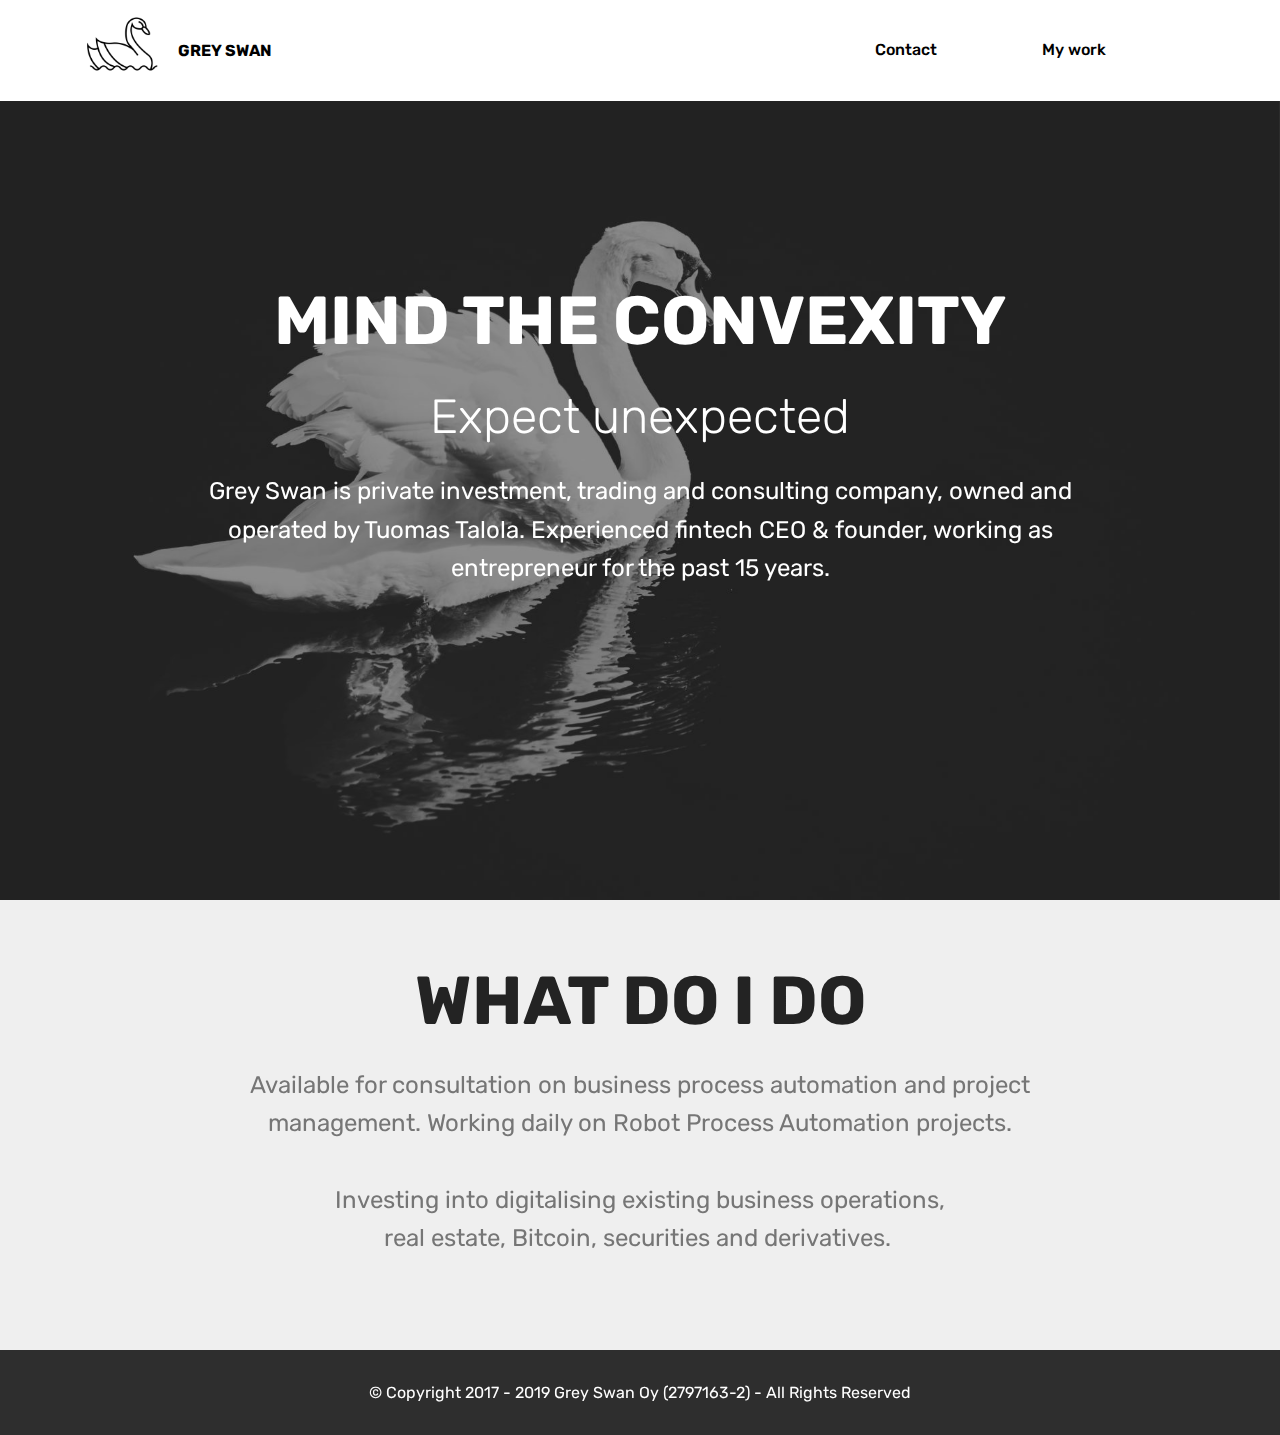
<file: index.html>
<!DOCTYPE html>
<html  >
<head>
  <!-- Site made with Mobirise Website Builder v4.11.6, https://mobirise.com -->
  <meta charset="UTF-8">
  <meta http-equiv="X-UA-Compatible" content="IE=edge">
  <meta name="generator" content="Mobirise v4.11.6, mobirise.com">
  <meta name="viewport" content="width=device-width, initial-scale=1, minimum-scale=1">
  <link rel="shortcut icon" href="assets/images/swan-122x122.png" type="image/x-icon">
  <meta name="description" content="Grey Swan - Expect the unexpected">
  
  <title>Home</title>
  <link rel="stylesheet" href="assets/web/assets/mobirise-icons/mobirise-icons.css">
  <link rel="stylesheet" href="assets/bootstrap/css/bootstrap.min.css">
  <link rel="stylesheet" href="assets/bootstrap/css/bootstrap-grid.min.css">
  <link rel="stylesheet" href="assets/bootstrap/css/bootstrap-reboot.min.css">
  <link rel="stylesheet" href="assets/tether/tether.min.css">
  <link rel="stylesheet" href="assets/dropdown/css/style.css">
  <link rel="stylesheet" href="assets/theme/css/style.css">
  <link rel="preload" as="style" href="assets/mobirise/css/mbr-additional.css"><link rel="stylesheet" href="assets/mobirise/css/mbr-additional.css" type="text/css">
  
  
  
</head>
<body>
  <section class="menu cid-rGc3q8G5Pz" once="menu" id="menu2-1">

    

    <nav class="navbar navbar-expand beta-menu navbar-dropdown align-items-center navbar-fixed-top navbar-toggleable-sm">
        <button class="navbar-toggler navbar-toggler-right" type="button" data-toggle="collapse" data-target="#navbarSupportedContent" aria-controls="navbarSupportedContent" aria-expanded="false" aria-label="Toggle navigation">
            <div class="hamburger">
                <span></span>
                <span></span>
                <span></span>
                <span></span>
            </div>
        </button>
        <div class="menu-logo">
            <div class="navbar-brand">
                <span class="navbar-logo">
                    <a href="https://greyswan.fi">
                        <img src="assets/images/swan-122x122.png" alt="Grey Swan " title="Expect the unexpected" style="height: 5.3rem;">
                    </a>
                </span>
                <span class="navbar-caption-wrap"><a class="navbar-caption text-black display-4" href="index.html">
                        GREY SWAN</a></span>
            </div>
        </div>
        <div class="collapse navbar-collapse" id="navbarSupportedContent">
            <ul class="navbar-nav nav-dropdown nav-right" data-app-modern-menu="true"><li class="nav-item">
                    <a class="nav-link link text-black display-4" href="contact.html">Contact &nbsp; &nbsp; &nbsp; &nbsp; &nbsp; &nbsp; &nbsp; &nbsp; &nbsp; &nbsp;&nbsp;</a>
                </li><li class="nav-item"><a class="nav-link link text-black display-4" href="mywork.html">My work &nbsp; &nbsp; &nbsp; &nbsp; &nbsp; &nbsp; &nbsp; &nbsp; &nbsp; &nbsp;&nbsp;</a></li></ul>
            
        </div>
    </nav>
</section>

<section class="engine"><a href="https://mobirise.info/u">bootstrap html templates</a></section><section class="cid-rGc2fXayTG mbr-fullscreen mbr-parallax-background" id="header2-0">

    

    <div class="mbr-overlay" style="opacity: 0.5; background-color: rgb(35, 35, 35);"></div>

    <div class="container align-center">
        <div class="row justify-content-md-center">
            <div class="mbr-white col-md-10">
                <h1 class="mbr-section-title mbr-bold pb-3 mbr-fonts-style display-1">MIND THE CONVEXITY</h1>
                <h3 class="mbr-section-subtitle align-center mbr-light pb-3 mbr-fonts-style display-2">
                    Expect unexpected</h3>
                <p class="mbr-text pb-3 mbr-fonts-style display-5">
                    Grey Swan is private investment, trading and consulting company, owned and operated by Tuomas Talola. Experienced fintech CEO &amp; founder, working as entrepreneur for the past 15 years.
                </p>
                
            </div>
        </div>
    </div>
    
</section>

<section class="header1 cid-rGc55UEMAB" id="header16-2">

    

    

    <div class="container">
        <div class="row justify-content-md-center">
            <div class="col-md-10 align-center">
                <h1 class="mbr-section-title mbr-bold pb-3 mbr-fonts-style display-1">
                    WHAT DO I DO</h1>
                
                <p class="mbr-text pb-3 mbr-fonts-style display-5">
                    Available for consultation on business process automation and project management. Working daily on Robot Process Automation projects.<br><br>Investing into digitalising existing business operations, <br>real estate, Bitcoin, securities and derivatives.&nbsp;<br></p>
                
            </div>
        </div>
    </div>

</section>

<section once="footers" class="cid-rGyOhAIIxg" id="footer6-8">

    

    

    <div class="container">
        <div class="media-container-row align-center mbr-white">
            <div class="col-12">
                <p class="mbr-text mb-0 mbr-fonts-style display-7">
                    © Copyright 2017 - 2019 Grey Swan Oy (2797163-2) - All Rights Reserved
                </p>
            </div>
        </div>
    </div>
</section>


  <script src="assets/web/assets/jquery/jquery.min.js"></script>
  <script src="assets/popper/popper.min.js"></script>
  <script src="assets/bootstrap/js/bootstrap.min.js"></script>
  <script src="assets/tether/tether.min.js"></script>
  <script src="assets/smoothscroll/smooth-scroll.js"></script>
  <script src="assets/dropdown/js/nav-dropdown.js"></script>
  <script src="assets/dropdown/js/navbar-dropdown.js"></script>
  <script src="assets/touchswipe/jquery.touch-swipe.min.js"></script>
  <script src="assets/parallax/jarallax.min.js"></script>
  <script src="assets/theme/js/script.js"></script>
  
  
</body>
</html>
</file>
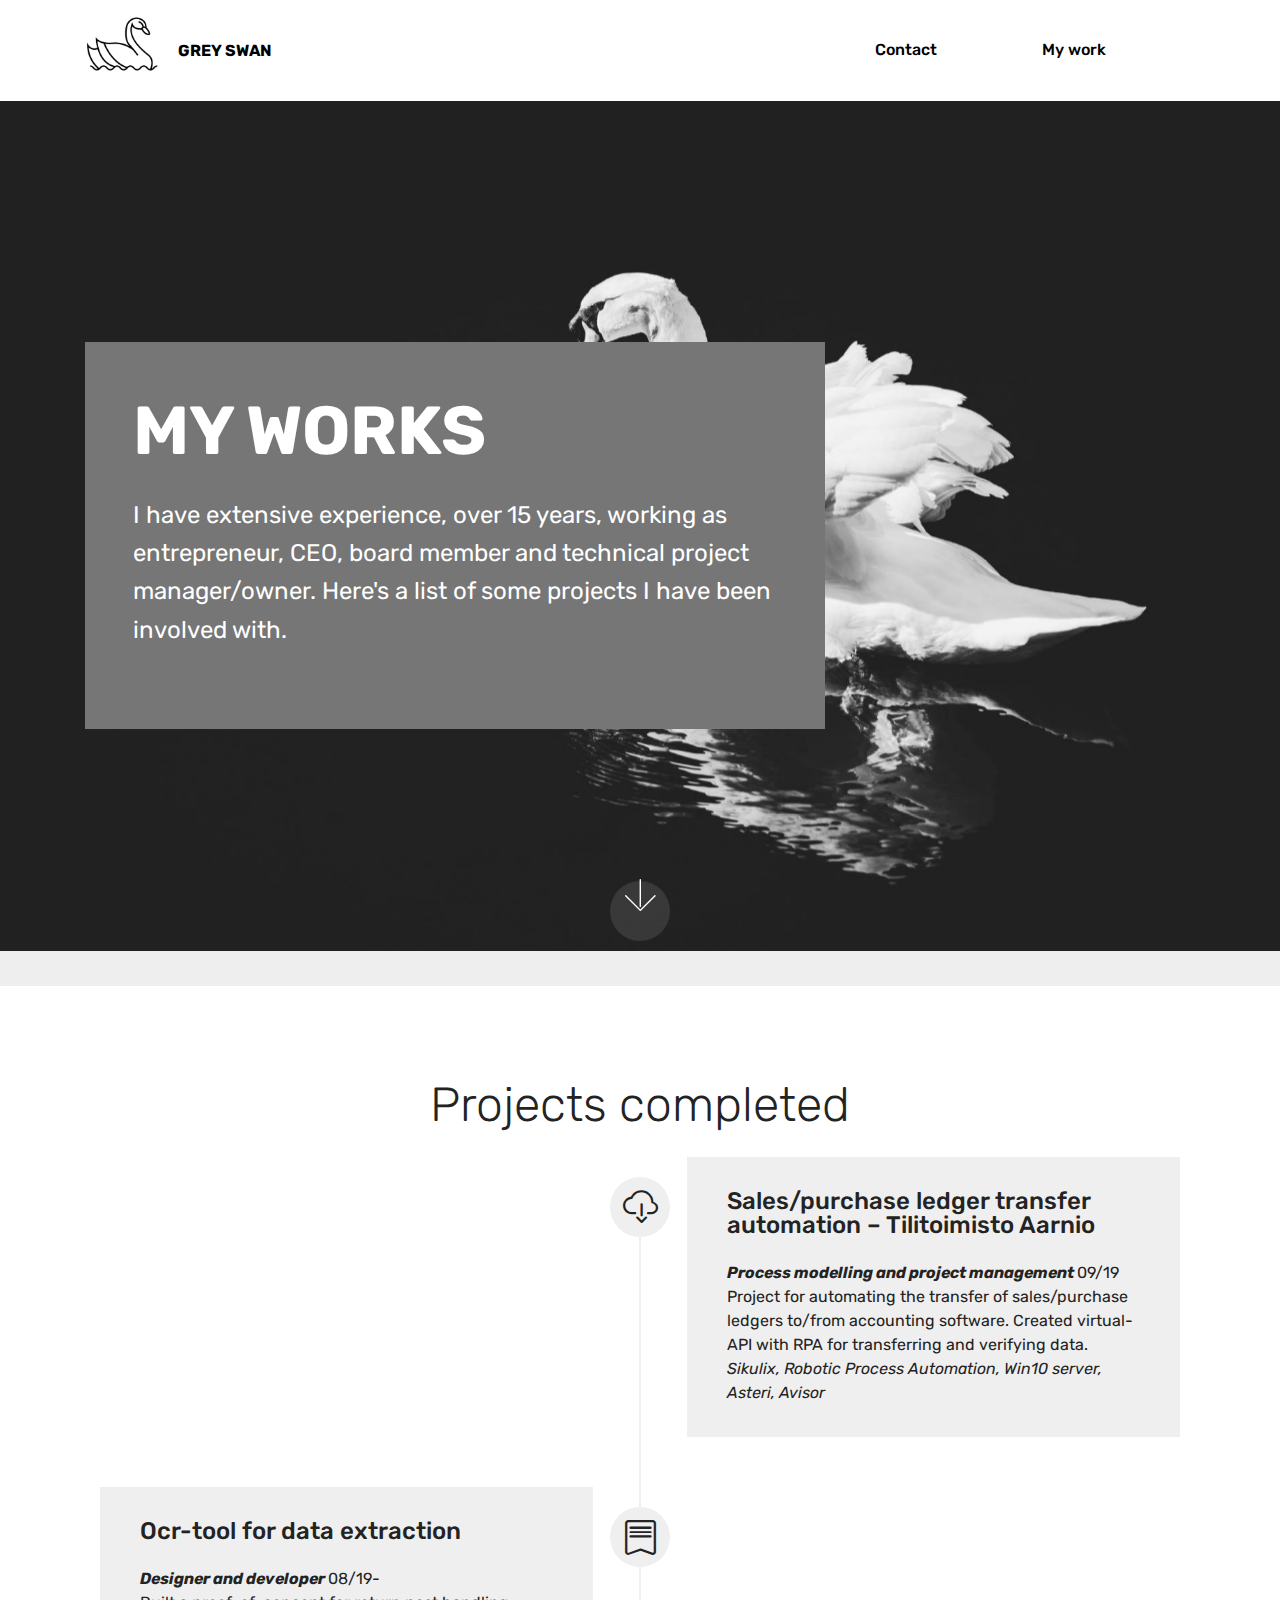
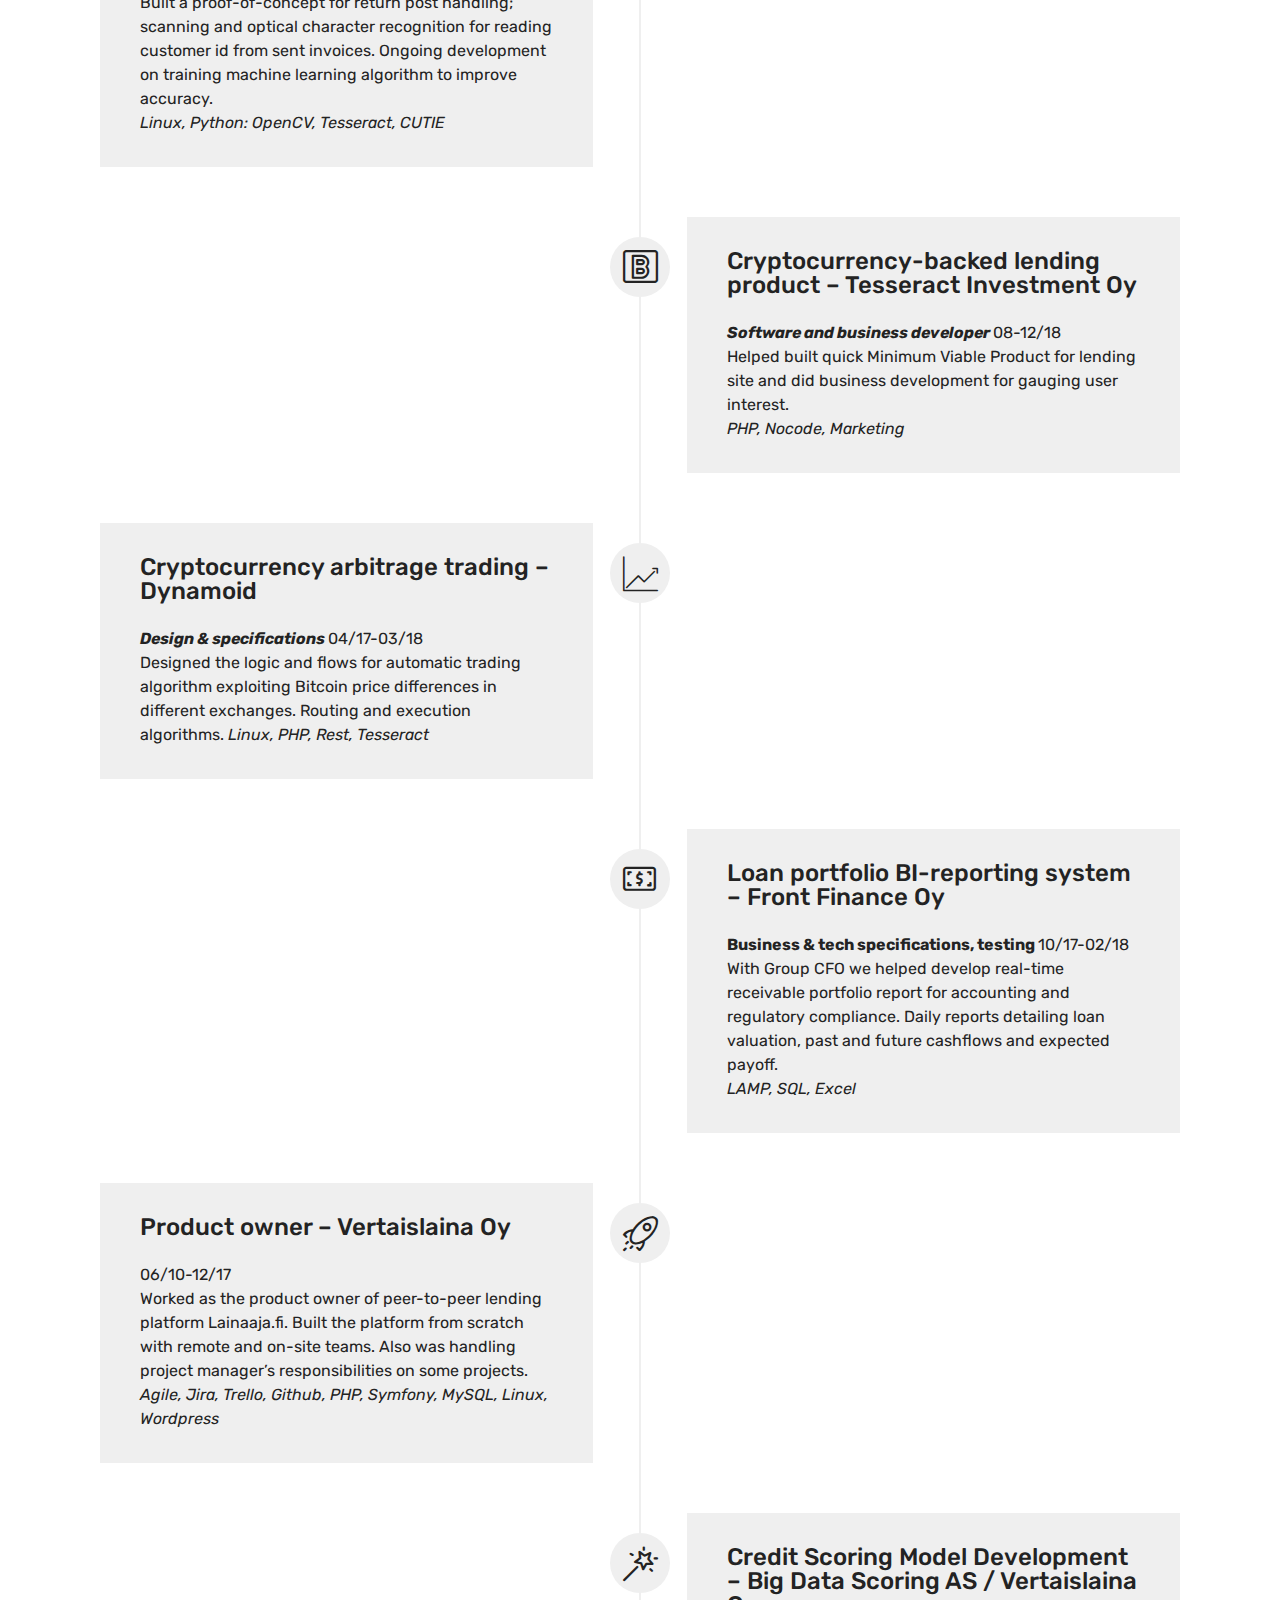
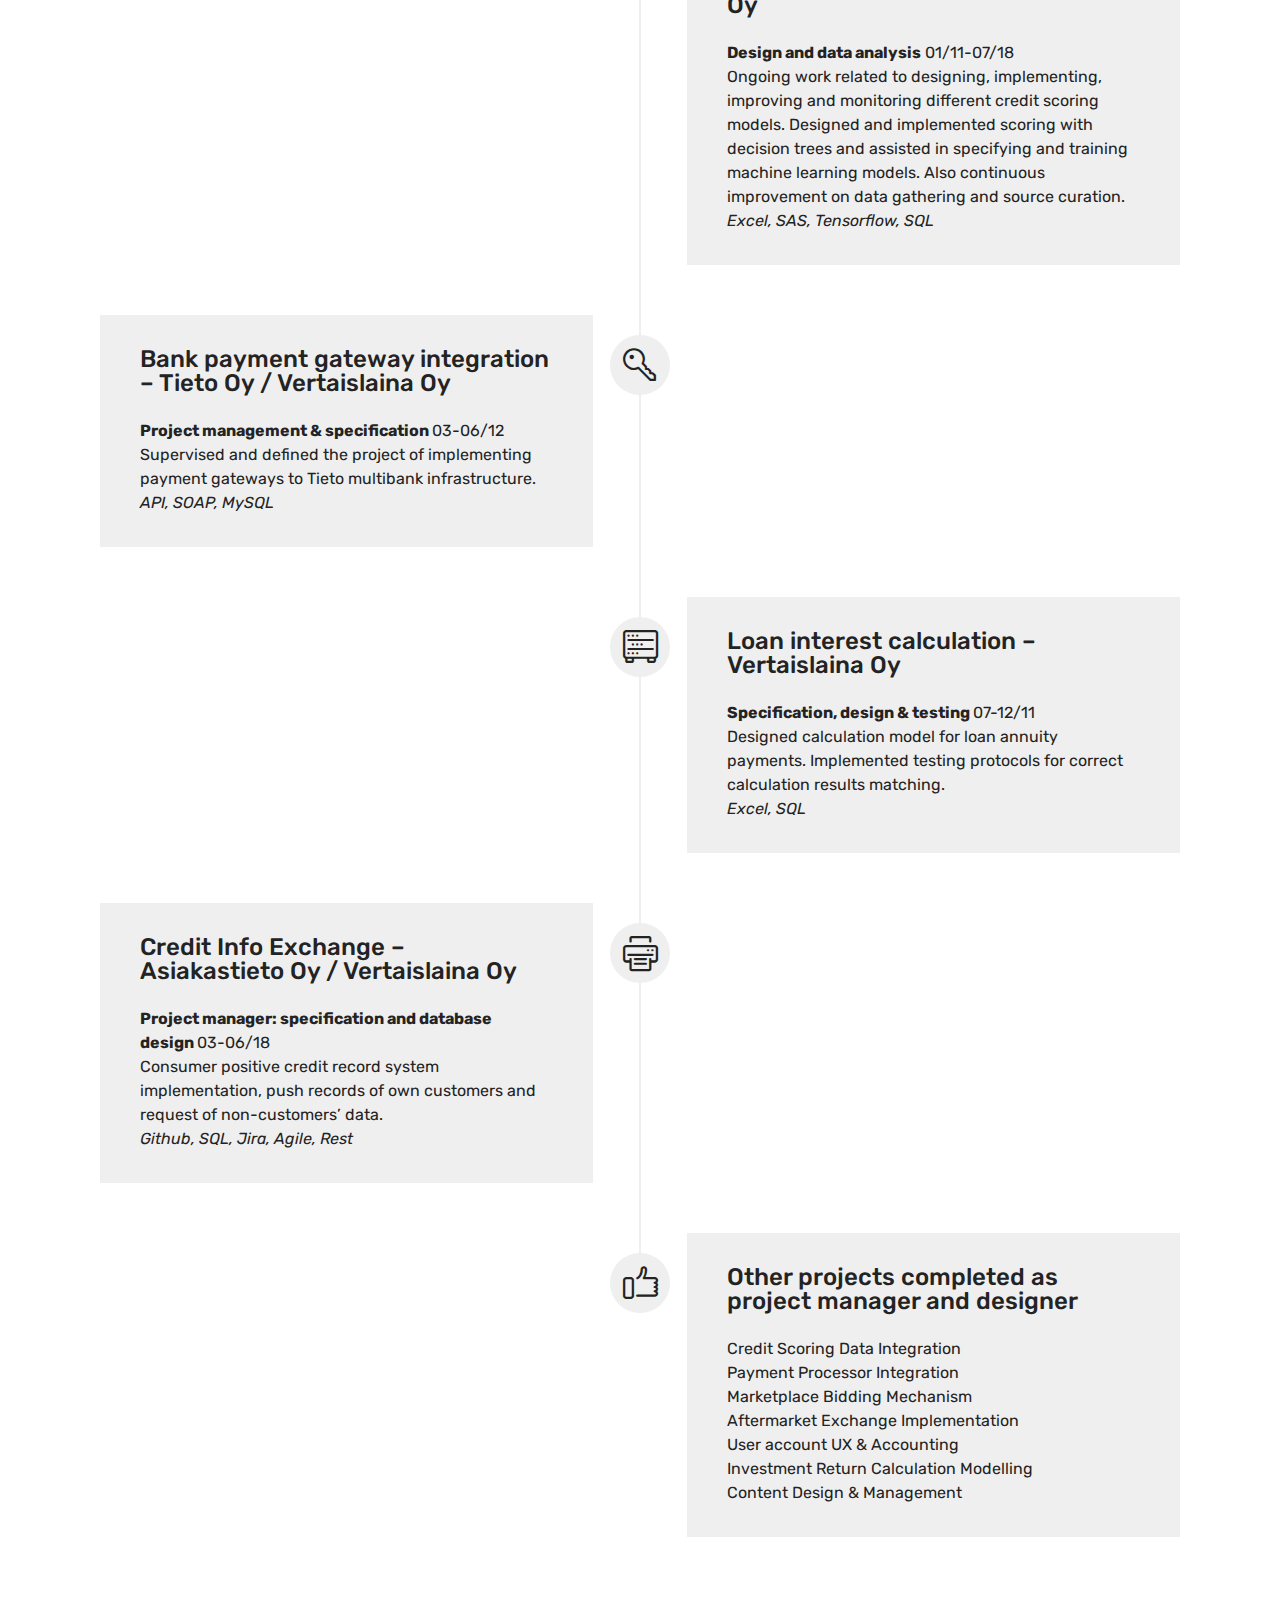
<file: mywork.html>
<!DOCTYPE html>
<html  >
<head>
  <!-- Site made with Mobirise Website Builder v4.11.6, https://mobirise.com -->
  <meta charset="UTF-8">
  <meta http-equiv="X-UA-Compatible" content="IE=edge">
  <meta name="generator" content="Mobirise v4.11.6, mobirise.com">
  <meta name="viewport" content="width=device-width, initial-scale=1, minimum-scale=1">
  <link rel="shortcut icon" href="assets/images/swan-122x122.png" type="image/x-icon">
  <meta name="description" content="What I've been working over the years">
  
  <title>My work</title>
  <link rel="stylesheet" href="assets/web/assets/mobirise-icons-bold/mobirise-icons-bold.css">
  <link rel="stylesheet" href="assets/web/assets/mobirise-icons/mobirise-icons.css">
  <link rel="stylesheet" href="assets/bootstrap/css/bootstrap.min.css">
  <link rel="stylesheet" href="assets/bootstrap/css/bootstrap-grid.min.css">
  <link rel="stylesheet" href="assets/bootstrap/css/bootstrap-reboot.min.css">
  <link rel="stylesheet" href="assets/dropdown/css/style.css">
  <link rel="stylesheet" href="assets/tether/tether.min.css">
  <link rel="stylesheet" href="assets/theme/css/style.css">
  <link rel="preload" as="style" href="assets/mobirise/css/mbr-additional.css"><link rel="stylesheet" href="assets/mobirise/css/mbr-additional.css" type="text/css">
  
  
  
</head>
<body>
  <section class="menu cid-rGc3q8G5Pz" once="menu" id="menu2-9">

    

    <nav class="navbar navbar-expand beta-menu navbar-dropdown align-items-center navbar-fixed-top navbar-toggleable-sm">
        <button class="navbar-toggler navbar-toggler-right" type="button" data-toggle="collapse" data-target="#navbarSupportedContent" aria-controls="navbarSupportedContent" aria-expanded="false" aria-label="Toggle navigation">
            <div class="hamburger">
                <span></span>
                <span></span>
                <span></span>
                <span></span>
            </div>
        </button>
        <div class="menu-logo">
            <div class="navbar-brand">
                <span class="navbar-logo">
                    <a href="https://greyswan.fi">
                        <img src="assets/images/swan-122x122.png" alt="Grey Swan " title="Expect the unexpected" style="height: 5.3rem;">
                    </a>
                </span>
                <span class="navbar-caption-wrap"><a class="navbar-caption text-black display-4" href="index.html">
                        GREY SWAN</a></span>
            </div>
        </div>
        <div class="collapse navbar-collapse" id="navbarSupportedContent">
            <ul class="navbar-nav nav-dropdown nav-right" data-app-modern-menu="true"><li class="nav-item">
                    <a class="nav-link link text-black display-4" href="contact.html">Contact &nbsp; &nbsp; &nbsp; &nbsp; &nbsp; &nbsp; &nbsp; &nbsp; &nbsp; &nbsp;&nbsp;</a>
                </li><li class="nav-item"><a class="nav-link link text-black display-4" href="mywork.html">My work &nbsp; &nbsp; &nbsp; &nbsp; &nbsp; &nbsp; &nbsp; &nbsp; &nbsp; &nbsp;&nbsp;</a></li></ul>
            
        </div>
    </nav>
</section>

<section class="engine"><a href="https://mobirise.info/c">free website builder</a></section><section once="footers" class="cid-rGyOhAIIxg" id="footer6-a">

    

    

    <div class="container">
        <div class="media-container-row align-center mbr-white">
            <div class="col-12">
                <p class="mbr-text mb-0 mbr-fonts-style display-7">
                    © Copyright 2017 - 2019 Grey Swan Oy (2797163-2) - All Rights Reserved
                </p>
            </div>
        </div>
    </div>
</section>

<section class="header10 cid-rPvEDphCLG mbr-fullscreen mbr-parallax-background" id="header10-b">

    

    

    <div class="container">
        <div class="media-container-column mbr-white p-5 align-left col-lg-8 col-md-10">
            <h1 class="mbr-section-title mbr-bold pb-3 mbr-fonts-style display-1">
                MY WORKS</h1>
            
            <p class="mbr-text pb-3 mbr-fonts-style display-5">
               I have extensive experience, over 15 years, working as entrepreneur, CEO, board member and technical project manager/owner. Here's a list of some projects I have been involved with.</p>
            
        </div>
    </div>

    <div class="mbr-arrow hidden-sm-down" aria-hidden="true">
        <a href="#next">
            <i class="mbri-down mbr-iconfont"></i>
        </a>
    </div>
</section>

<section class="timeline2 cid-rQc4UC0fsk" id="timeline2-e">

    

    

    <div class="container align-center">
        <h2 class="mbr-section-title pb-3 mbr-fonts-style display-2">Projects completed</h2>
        

        <div class="container timelines-container" mbri-timelines="">
            <!--1-->
            <div class="row timeline-element reverse separline">
                <span class="iconsBackground">
                    <span class="mbr-iconfont mbrib-download"></span>
                </span>          
                <div class="col-xs-12 col-md-6 align-left">
                    <div class="timeline-text-content">
                        <h4 class="mbr-timeline-title pb-3 mbr-fonts-style display-5">Sales/purchase ledger transfer automation – Tilitoimisto Aarnio</h4>
                        <p class="mbr-timeline-text mbr-fonts-style display-7"><em><strong>Process modelling and project management&nbsp;</strong></em>09/19<br>Project for automating the transfer of sales/purchase ledgers to/from accounting software. Created virtual-API with RPA for transferring and verifying data. <br><em>Sikulix, Robotic Process Automation, Win10 server, Asteri, Avisor</em></p>
                     </div>
                </div>
            </div>
            <!--2-->
            <div class="row timeline-element  separline">
                <span class="iconsBackground">
                    <span class="mbr-iconfont mbrib-bookmark"></span>
                </span>
                <div class="col-xs-12 col-md-6 align-left ">
                    <div class="timeline-text-content">
                        <h4 class="mbr-timeline-title pb-3 mbr-fonts-style display-5">Ocr-tool for data extraction</h4>
                        <p class="mbr-timeline-text mbr-fonts-style display-7"><strong><em>Designer and developer&nbsp;</em></strong>08/19-<br>Built a proof-of-concept for return post handling; scanning and optical character recognition for reading customer id from sent invoices. Ongoing development on training machine learning algorithm to improve accuracy.<br><em>Linux, Python: OpenCV, Tesseract, CUTIE</em><br></p>
                    </div>
                </div>
            </div>
            <!--3-->
            <div class="row timeline-element reverse separline">
                <span class="iconsBackground">
                    <span class="mbr-iconfont mbrib-bootstrap"></span>
                </span>
                <div class="col-xs-12 col-md-6 align-left">
                    <div class="timeline-text-content">
                        <h4 class="mbr-timeline-title pb-3 mbr-fonts-style display-5">Cryptocurrency-backed lending product – Tesseract Investment Oy</h4>      
                        <p class="mbr-timeline-text mbr-fonts-style display-7"><strong><em>Software and business developer&nbsp;</em></strong>08-12/18<br>Helped built quick Minimum Viable Product for lending site and did business development for gauging user interest.<br><em>PHP, Nocode, Marketing</em></p>
                    </div>
                </div>
            </div>
            <!--4-->
            <div class="row timeline-element  separline">
                <span class="iconsBackground">
                    <span class="mbr-iconfont mbri-growing-chart"></span>
                </span>
                <div class="col-xs-12 col-md-6 align-left ">
                    <div class="timeline-text-content">
                        <h4 class="mbr-timeline-title pb-3 mbr-fonts-style display-5">Cryptocurrency arbitrage trading – Dynamoid</h4>
                        <p class="mbr-timeline-text mbr-fonts-style display-7"><strong><em>Design &amp; specifications&nbsp;</em></strong>04/17-03/18<br>Designed the logic and flows for automatic trading algorithm exploiting Bitcoin price differences in different exchanges. Routing and execution algorithms. <em>Linux, PHP, Rest, Tesseract</em></p>
                    </div>
                </div>
            </div>
            <!--5-->
            <div class="row timeline-element reverse separline">
                <span class="iconsBackground">
                    <span class="mbr-iconfont mbrib-cash"></span>
                </span>
                <div class="col-xs-12 col-md-6 align-left">
                    <div class="timeline-text-content">
                        <h4 class="mbr-timeline-title pb-3 mbr-fonts-style display-5">Loan portfolio BI-reporting system – Front Finance Oy</h4>
                        <p class="mbr-timeline-text mbr-fonts-style display-7"><strong>Business &amp; tech specifications, testing&nbsp;</strong>10/17-02/18<br>With Group CFO we helped develop real-time receivable portfolio report for accounting and regulatory compliance. Daily reports detailing loan valuation, past and future cashflows and expected payoff.<br><em>LAMP, SQL, Excel</em><br></p>
                    </div>
                </div>
            </div>
            <!--6-->
            <div class="row timeline-element separline">
                <span class="iconsBackground">
                    <span class="mbr-iconfont mbrib-rocket"></span>
                </span>
                <div class="col-xs-12 col-md-6 align-left ">
                    <div class="timeline-text-content">
                        <h4 class="mbr-timeline-title pb-3 mbr-fonts-style display-5">Product owner – Vertaislaina Oy</h4>
                        <p class="mbr-timeline-text mbr-fonts-style display-7">06/10-12/17<br>Worked as the product owner of peer-to-peer lending platform Lainaaja.fi. Built the platform from scratch with remote and on-site teams. Also was handling project manager’s responsibilities on some projects.<br><em>Agile, Jira, Trello, Github, PHP, Symfony, MySQL, Linux, Wordpress</em><br></p>
                    </div>
                </div>
            </div>
            <!--7-->
            <div class="row timeline-element reverse separline">
                <span class="iconsBackground">
                    <span class="mbr-iconfont mbrib-magic-stick"></span>
                </span>
                <div class="col-xs-12 col-md-6 align-left">
                    <div class="timeline-text-content">
                        <h4 class="mbr-timeline-title pb-3 mbr-fonts-style display-5">Credit Scoring Model Development – Big Data Scoring AS / Vertaislaina Oy</h4>
                        <p class="mbr-timeline-text mbr-fonts-style display-7"><strong>Design and data analysis</strong>&nbsp;01/11-07/18<br>Ongoing work related to designing, implementing, improving and monitoring different credit scoring models. Designed and implemented scoring with decision trees and assisted in specifying and training machine learning models. Also continuous improvement on data gathering and source curation.<br><em>Excel, SAS, Tensorflow, SQL</em></p>
                    </div>
                </div>
            </div>
            <!--8-->
            <div class="row timeline-element separline">
                <span class="iconsBackground">
                    <span class="mbr-iconfont mbrib-key"></span>
                </span>
                <div class="col-xs-12 col-md-6 align-left ">
                    <div class="timeline-text-content">
                        <h4 class="mbr-timeline-title pb-3 mbr-fonts-style display-5">Bank payment gateway integration – Tieto Oy / Vertaislaina Oy</h4>
                        <p class="mbr-timeline-text mbr-fonts-style display-7"><strong>Project management &amp; specification&nbsp;</strong>03-06/12<br>Supervised and defined the project of implementing payment gateways to Tieto multibank infrastructure.<br><em>API, SOAP, MySQL</em></p>
                    </div>
                </div>
            </div>
            <!--9-->
            <div class="row timeline-element reverse separline">
                <span class="iconsBackground">
                    <span class="mbr-iconfont mbrib-database"></span>
                </span>
                <div class="col-xs-12 col-md-6 align-left">
                    <div class="timeline-text-content">
                        <h4 class="mbr-timeline-title pb-3 mbr-fonts-style display-5">Loan interest calculation – Vertaislaina Oy</h4>
                        <p class="mbr-timeline-text mbr-fonts-style display-7"><strong>Specification, design &amp; testing&nbsp;</strong>07-12/11<br>Designed calculation model for loan annuity payments. Implemented testing protocols for correct calculation results matching.<br><em>Excel, SQL</em></p>
                    </div>
                </div>
            </div>
            <!--10-->
            <div class="row timeline-element separline">
                <span class="iconsBackground">
                    <span class="mbr-iconfont mbrib-print"></span>
                </span>
                <div class="col-xs-12 col-md-6 align-left ">
                    <div class="timeline-text-content">
                        <h4 class="mbr-timeline-title pb-3 mbr-fonts-style display-5">Credit Info Exchange – Asiakastieto Oy / Vertaislaina Oy</h4> 
                        <p class="mbr-timeline-text mbr-fonts-style display-7"><strong>Project manager: specification and database design&nbsp;</strong>03-06/18<br>Consumer positive credit record system implementation, push records of own customers and request of non-customers’ data.<br><em>Github, SQL, Jira, Agile, Rest</em><br></p>
                    </div>
                </div>
            </div>
            <!--11-->
            <div class="row timeline-element reverse">
                <span class="iconsBackground">
                    <span class="mbr-iconfont mbrib-like"></span>
                </span>
                <div class="col-xs-12 col-md-6 align-left">
                    <div class="timeline-text-content">
                        <h4 class="mbr-timeline-title pb-3 mbr-fonts-style display-5">Other projects completed as project manager and designer</h4>
                        <p class="mbr-timeline-text mbr-fonts-style display-7">Credit Scoring Data Integration <br>Payment Processor Integration <br>Marketplace Bidding Mechanism <br>Aftermarket Exchange Implementation<br>User account UX &amp; Accounting <br>Investment Return Calculation Modelling <br>Content Design &amp; Management</p>
                    </div>
                </div>
            </div>
            <!--12-->
            
        </div>
    </div>
</section>


  <script src="assets/popper/popper.min.js"></script>
  <script src="assets/web/assets/jquery/jquery.min.js"></script>
  <script src="assets/bootstrap/js/bootstrap.min.js"></script>
  <script src="assets/dropdown/js/nav-dropdown.js"></script>
  <script src="assets/dropdown/js/navbar-dropdown.js"></script>
  <script src="assets/touchswipe/jquery.touch-swipe.min.js"></script>
  <script src="assets/parallax/jarallax.min.js"></script>
  <script src="assets/tether/tether.min.js"></script>
  <script src="assets/smoothscroll/smooth-scroll.js"></script>
  <script src="assets/theme/js/script.js"></script>
  
  
</body>
</html>
</file>
<file: assets/web/assets/mobirise-icons/mobirise-icons.css>
@font-face {
  font-family: 'MobiriseIcons';
  src:  url('mobirise-icons.eot?spat4u');
  src:  url('mobirise-icons.eot?spat4u#iefix') format('embedded-opentype'),
    url('mobirise-icons.ttf?spat4u') format('truetype'),
    url('mobirise-icons.woff?spat4u') format('woff'),
    url('mobirise-icons.svg?spat4u#MobiriseIcons') format('svg');
  font-weight: normal;
  font-style: normal;
  font-display: swap;
}

[class^="mbri-"], [class*=" mbri-"] {
  /* use !important to prevent issues with browser extensions that change fonts */
  font-family: MobiriseIcons !important;
  speak: none;
  font-style: normal;
  font-weight: normal;
  font-variant: normal;
  text-transform: none;
  line-height: 1;

  /* Better Font Rendering =========== */
  -webkit-font-smoothing: antialiased;
  -moz-osx-font-smoothing: grayscale;
}

.mbri-add-submenu:before {
  content: "\e900";
}
.mbri-alert:before {
  content: "\e901";
}
.mbri-align-center:before {
  content: "\e902";
}
.mbri-align-justify:before {
  content: "\e903";
}
.mbri-align-left:before {
  content: "\e904";
}
.mbri-align-right:before {
  content: "\e905";
}
.mbri-android:before {
  content: "\e906";
}
.mbri-apple:before {
  content: "\e907";
}
.mbri-arrow-down:before {
  content: "\e908";
}
.mbri-arrow-next:before {
  content: "\e909";
}
.mbri-arrow-prev:before {
  content: "\e90a";
}
.mbri-arrow-up:before {
  content: "\e90b";
}
.mbri-bold:before {
  content: "\e90c";
}
.mbri-bookmark:before {
  content: "\e90d";
}
.mbri-bootstrap:before {
  content: "\e90e";
}
.mbri-briefcase:before {
  content: "\e90f";
}
.mbri-browse:before {
  content: "\e910";
}
.mbri-bulleted-list:before {
  content: "\e911";
}
.mbri-calendar:before {
  content: "\e912";
}
.mbri-camera:before {
  content: "\e913";
}
.mbri-cart-add:before {
  content: "\e914";
}
.mbri-cart-full:before {
  content: "\e915";
}
.mbri-cash:before {
  content: "\e916";
}
.mbri-change-style:before {
  content: "\e917";
}
.mbri-chat:before {
  content: "\e918";
}
.mbri-clock:before {
  content: "\e919";
}
.mbri-close:before {
  content: "\e91a";
}
.mbri-cloud:before {
  content: "\e91b";
}
.mbri-code:before {
  content: "\e91c";
}
.mbri-contact-form:before {
  content: "\e91d";
}
.mbri-credit-card:before {
  content: "\e91e";
}
.mbri-cursor-click:before {
  content: "\e91f";
}
.mbri-cust-feedback:before {
  content: "\e920";
}
.mbri-database:before {
  content: "\e921";
}
.mbri-delivery:before {
  content: "\e922";
}
.mbri-desktop:before {
  content: "\e923";
}
.mbri-devices:before {
  content: "\e924";
}
.mbri-down:before {
  content: "\e925";
}
.mbri-download:before {
  content: "\e989";
}
.mbri-drag-n-drop:before {
  content: "\e927";
}
.mbri-drag-n-drop2:before {
  content: "\e928";
}
.mbri-edit:before {
  content: "\e929";
}
.mbri-edit2:before {
  content: "\e92a";
}
.mbri-error:before {
  content: "\e92b";
}
.mbri-extension:before {
  content: "\e92c";
}
.mbri-features:before {
  content: "\e92d";
}
.mbri-file:before {
  content: "\e92e";
}
.mbri-flag:before {
  content: "\e92f";
}
.mbri-folder:before {
  content: "\e930";
}
.mbri-gift:before {
  content: "\e931";
}
.mbri-github:before {
  content: "\e932";
}
.mbri-globe:before {
  content: "\e933";
}
.mbri-globe-2:before {
  content: "\e934";
}
.mbri-growing-chart:before {
  content: "\e935";
}
.mbri-hearth:before {
  content: "\e936";
}
.mbri-help:before {
  content: "\e937";
}
.mbri-home:before {
  content: "\e938";
}
.mbri-hot-cup:before {
  content: "\e939";
}
.mbri-idea:before {
  content: "\e93a";
}
.mbri-image-gallery:before {
  content: "\e93b";
}
.mbri-image-slider:before {
  content: "\e93c";
}
.mbri-info:before {
  content: "\e93d";
}
.mbri-italic:before {
  content: "\e93e";
}
.mbri-key:before {
  content: "\e93f";
}
.mbri-laptop:before {
  content: "\e940";
}
.mbri-layers:before {
  content: "\e941";
}
.mbri-left-right:before {
  content: "\e942";
}
.mbri-left:before {
  content: "\e943";
}
.mbri-letter:before {
  content: "\e944";
}
.mbri-like:before {
  content: "\e945";
}
.mbri-link:before {
  content: "\e946";
}
.mbri-lock:before {
  content: "\e947";
}
.mbri-login:before {
  content: "\e948";
}
.mbri-logout:before {
  content: "\e949";
}
.mbri-magic-stick:before {
  content: "\e94a";
}
.mbri-map-pin:before {
  content: "\e94b";
}
.mbri-menu:before {
  content: "\e94c";
}
.mbri-mobile:before {
  content: "\e94d";
}
.mbri-mobile2:before {
  content: "\e94e";
}
.mbri-mobirise:before {
  content: "\e94f";
}
.mbri-more-horizontal:before {
  content: "\e950";
}
.mbri-more-vertical:before {
  content: "\e951";
}
.mbri-music:before {
  content: "\e952";
}
.mbri-new-file:before {
  content: "\e953";
}
.mbri-numbered-list:before {
  content: "\e954";
}
.mbri-opened-folder:before {
  content: "\e955";
}
.mbri-pages:before {
  content: "\e956";
}
.mbri-paper-plane:before {
  content: "\e957";
}
.mbri-paperclip:before {
  content: "\e958";
}
.mbri-photo:before {
  content: "\e959";
}
.mbri-photos:before {
  content: "\e95a";
}
.mbri-pin:before {
  content: "\e95b";
}
.mbri-play:before {
  content: "\e95c";
}
.mbri-plus:before {
  content: "\e95d";
}
.mbri-preview:before {
  content: "\e95e";
}
.mbri-print:before {
  content: "\e95f";
}
.mbri-protect:before {
  content: "\e960";
}
.mbri-question:before {
  content: "\e961";
}
.mbri-quote-left:before {
  content: "\e962";
}
.mbri-quote-right:before {
  content: "\e963";
}
.mbri-refresh:before {
  content: "\e964";
}
.mbri-responsive:before {
  content: "\e965";
}
.mbri-right:before {
  content: "\e966";
}
.mbri-rocket:before {
  content: "\e967";
}
.mbri-sad-face:before {
  content: "\e968";
}
.mbri-sale:before {
  content: "\e969";
}
.mbri-save:before {
  content: "\e96a";
}
.mbri-search:before {
  content: "\e96b";
}
.mbri-setting:before {
  content: "\e96c";
}
.mbri-setting2:before {
  content: "\e96d";
}
.mbri-setting3:before {
  content: "\e96e";
}
.mbri-share:before {
  content: "\e96f";
}
.mbri-shopping-bag:before {
  content: "\e970";
}
.mbri-shopping-basket:before {
  content: "\e971";
}
.mbri-shopping-cart:before {
  content: "\e972";
}
.mbri-sites:before {
  content: "\e973";
}
.mbri-smile-face:before {
  content: "\e974";
}
.mbri-speed:before {
  content: "\e975";
}
.mbri-star:before {
  content: "\e976";
}
.mbri-success:before {
  content: "\e977";
}
.mbri-sun:before {
  content: "\e978";
}
.mbri-sun2:before {
  content: "\e979";
}
.mbri-tablet:before {
  content: "\e97a";
}
.mbri-tablet-vertical:before {
  content: "\e97b";
}
.mbri-target:before {
  content: "\e97c";
}
.mbri-timer:before {
  content: "\e97d";
}
.mbri-to-ftp:before {
  content: "\e97e";
}
.mbri-to-local-drive:before {
  content: "\e97f";
}
.mbri-touch-swipe:before {
  content: "\e980";
}
.mbri-touch:before {
  content: "\e981";
}
.mbri-trash:before {
  content: "\e982";
}
.mbri-underline:before {
  content: "\e983";
}
.mbri-unlink:before {
  content: "\e984";
}
.mbri-unlock:before {
  content: "\e985";
}
.mbri-up-down:before {
  content: "\e986";
}
.mbri-up:before {
  content: "\e987";
}
.mbri-update:before {
  content: "\e988";
}
.mbri-upload:before {
 content: "\e926"; 
}
.mbri-user:before {
  content: "\e98a";
}
.mbri-user2:before {
  content: "\e98b";
}
.mbri-users:before {
  content: "\e98c";
}
.mbri-video:before {
  content: "\e98d";
}
.mbri-video-play:before {
  content: "\e98e";
}
.mbri-watch:before {
  content: "\e98f";
}
.mbri-website-theme:before {
  content: "\e990";
}
.mbri-wifi:before {
  content: "\e991";
}
.mbri-windows:before {
  content: "\e992";
}
.mbri-zoom-out:before {
  content: "\e993";
}
.mbri-redo:before {
  content: "\e994";
}
.mbri-undo:before {
  content: "\e995";
}
</file>
<file: assets/dropdown/css/style.css>
.navbar-dropdown {
  left: 0;
  padding: 0;
  position: absolute;
  right: 0;
  top: 0;
  transition: all 0.45s ease;
  z-index: 1030;
  background: #282828; }
  .navbar-dropdown .navbar-logo {
    margin-right: 0.8rem;
    transition: margin 0.3s ease-in-out;
    vertical-align: middle; }
    .navbar-dropdown .navbar-logo img {
      height: 3.125rem;
      transition: all 0.3s ease-in-out; }
    .navbar-dropdown .navbar-logo.mbr-iconfont {
      font-size: 3.125rem;
      line-height: 3.125rem; }
  .navbar-dropdown .navbar-caption {
    font-weight: 700;
    white-space: normal;
    vertical-align: -4px;
    line-height: 3.125rem !important; }
    .navbar-dropdown .navbar-caption, .navbar-dropdown .navbar-caption:hover {
      color: inherit;
      text-decoration: none; }
  .navbar-dropdown .mbr-iconfont + .navbar-caption {
    vertical-align: -1px; }
  .navbar-dropdown.navbar-fixed-top {
    position: fixed; }
  .navbar-dropdown .navbar-brand span {
    vertical-align: -4px; }
  .navbar-dropdown.bg-color.transparent {
    background: none; }
  .navbar-dropdown.navbar-short .navbar-brand {
    padding: 0.625rem 0; }
    .navbar-dropdown.navbar-short .navbar-brand span {
      vertical-align: -1px; }
  .navbar-dropdown.navbar-short .navbar-caption {
    line-height: 2.375rem !important;
    vertical-align: -2px; }
  .navbar-dropdown.navbar-short .navbar-logo {
    margin-right: 0.5rem; }
    .navbar-dropdown.navbar-short .navbar-logo img {
      height: 2.375rem; }
    .navbar-dropdown.navbar-short .navbar-logo.mbr-iconfont {
      font-size: 2.375rem;
      line-height: 2.375rem; }
  .navbar-dropdown.navbar-short .mbr-table-cell {
    height: 3.625rem; }
  .navbar-dropdown .navbar-close {
    left: 0.6875rem;
    position: fixed;
    top: 0.75rem;
    z-index: 1000; }
  .navbar-dropdown .hamburger-icon {
    content: "";
    display: inline-block;
    vertical-align: middle;
    width: 16px;
    -webkit-box-shadow: 0 -6px 0 1px #282828,0 0 0 1px #282828,0 6px 0 1px #282828;
    -moz-box-shadow: 0 -6px 0 1px #282828,0 0 0 1px #282828,0 6px 0 1px #282828;
    box-shadow: 0 -6px 0 1px #282828,0 0 0 1px #282828,0 6px 0 1px #282828; }

.dropdown-menu .dropdown-toggle[data-toggle="dropdown-submenu"]::after {
  border-bottom: 0.35em solid transparent;
  border-left: 0.35em solid;
  border-right: 0;
  border-top: 0.35em solid transparent;
  margin-left: 0.3rem; }

.dropdown-menu .dropdown-item:focus {
  outline: 0; }

.nav-dropdown {
  font-size: 0.75rem;
  font-weight: 500;
  height: auto !important; }
  .nav-dropdown .nav-btn {
    padding-left: 1rem; }
  .nav-dropdown .link {
    margin: .667em 1.667em;
    font-weight: 500;
    padding: 0;
    transition: color .2s ease-in-out; }
    .nav-dropdown .link.dropdown-toggle {
      margin-right: 2.583em; }
      .nav-dropdown .link.dropdown-toggle::after {
        margin-left: .25rem;
        border-top: 0.35em solid;
        border-right: 0.35em solid transparent;
        border-left: 0.35em solid transparent;
        border-bottom: 0; }
      .nav-dropdown .link.dropdown-toggle[aria-expanded="true"] {
        margin: 0;
        padding: 0.667em 3.263em  0.667em 1.667em; }
  .nav-dropdown .link::after,
  .nav-dropdown .dropdown-item::after {
    color: inherit; }
  .nav-dropdown .btn {
    font-size: 0.75rem;
    font-weight: 700;
    letter-spacing: 0;
    margin-bottom: 0;
    padding-left: 1.25rem;
    padding-right: 1.25rem; }
  .nav-dropdown .dropdown-menu {
    border-radius: 0;
    border: 0;
    left: 0;
    margin: 0;
    padding-bottom: 1.25rem;
    padding-top: 1.25rem;
    position: relative; }
  .nav-dropdown .dropdown-submenu {
    margin-left: 0.125rem;
    top: 0; }
  .nav-dropdown .dropdown-item {
    font-weight: 500;
    line-height: 2;
    padding: 0.3846em 4.615em 0.3846em 1.5385em;
    position: relative;
    transition: color .2s ease-in-out, background-color .2s ease-in-out; }
    .nav-dropdown .dropdown-item::after {
      margin-top: -0.3077em;
      position: absolute;
      right: 1.1538em;
      top: 50%; }
    .nav-dropdown .dropdown-item:focus, .nav-dropdown .dropdown-item:hover {
      background: none; }

@media (max-width: 767px) {
  .nav-dropdown.navbar-toggleable-sm {
    bottom: 0;
    display: none;
    left: 0;
    overflow-x: hidden;
    position: fixed;
    top: 0;
    transform: translateX(-100%);
    -ms-transform: translateX(-100%);
    -webkit-transform: translateX(-100%);
    width: 18.75rem;
    z-index: 999; } }
.nav-dropdown.navbar-toggleable-xl {
  bottom: 0;
  display: none;
  left: 0;
  overflow-x: hidden;
  position: fixed;
  top: 0;
  transform: translateX(-100%);
  -ms-transform: translateX(-100%);
  -webkit-transform: translateX(-100%);
  width: 18.75rem;
  z-index: 999; }

.nav-dropdown-sm {
  display: block !important;
  overflow-x: hidden;
  overflow: auto;
  padding-top: 3.875rem; }
  .nav-dropdown-sm::after {
    content: "";
    display: block;
    height: 3rem;
    width: 100%; }
  .nav-dropdown-sm.collapse.in ~ .navbar-close {
    display: block !important; }
  .nav-dropdown-sm.collapsing, .nav-dropdown-sm.collapse.in {
    transform: translateX(0);
    -ms-transform: translateX(0);
    -webkit-transform: translateX(0);
    transition: all 0.25s ease-out;
    -webkit-transition: all 0.25s ease-out;
    background: #282828; }
  .nav-dropdown-sm.collapsing[aria-expanded="false"] {
    transform: translateX(-100%);
    -ms-transform: translateX(-100%);
    -webkit-transform: translateX(-100%); }
  .nav-dropdown-sm .nav-item {
    display: block;
    margin-left: 0 !important;
    padding-left: 0; }
  .nav-dropdown-sm .link,
  .nav-dropdown-sm .dropdown-item {
    border-top: 1px dotted rgba(255, 255, 255, 0.1);
    font-size: 0.8125rem;
    line-height: 1.6;
    margin: 0 !important;
    padding: 0.875rem 2.4rem 0.875rem 1.5625rem !important;
    position: relative;
    white-space: normal; }
    .nav-dropdown-sm .link:focus, .nav-dropdown-sm .link:hover,
    .nav-dropdown-sm .dropdown-item:focus,
    .nav-dropdown-sm .dropdown-item:hover {
      background: rgba(0, 0, 0, 0.2) !important;
      color: #c0a375; }
  .nav-dropdown-sm .nav-btn {
    position: relative;
    padding: 1.5625rem 1.5625rem 0 1.5625rem; }
    .nav-dropdown-sm .nav-btn::before {
      border-top: 1px dotted rgba(255, 255, 255, 0.1);
      content: "";
      left: 0;
      position: absolute;
      top: 0;
      width: 100%; }
    .nav-dropdown-sm .nav-btn + .nav-btn {
      padding-top: 0.625rem; }
      .nav-dropdown-sm .nav-btn + .nav-btn::before {
        display: none; }
  .nav-dropdown-sm .btn {
    padding: 0.625rem 0; }
  .nav-dropdown-sm .dropdown-toggle[data-toggle="dropdown-submenu"]::after {
    margin-left: .25rem;
    border-top: 0.35em solid;
    border-right: 0.35em solid transparent;
    border-left: 0.35em solid transparent;
    border-bottom: 0; }
  .nav-dropdown-sm .dropdown-toggle[data-toggle="dropdown-submenu"][aria-expanded="true"]::after {
    border-top: 0;
    border-right: 0.35em solid transparent;
    border-left: 0.35em solid transparent;
    border-bottom: 0.35em solid; }
  .nav-dropdown-sm .dropdown-menu {
    margin: 0;
    padding: 0;
    position: relative;
    top: 0;
    left: 0;
    width: 100%;
    border: 0;
    float: none;
    border-radius: 0;
    background: none; }
  .nav-dropdown-sm .dropdown-submenu {
    left: 100%;
    margin-left: 0.125rem;
    margin-top: -1.25rem;
    top: 0; }

.navbar-toggleable-sm .nav-dropdown .dropdown-menu {
  position: absolute; }

.navbar-toggleable-sm .nav-dropdown .dropdown-submenu {
  left: 100%;
  margin-left: 0.125rem;
  margin-top: -1.25rem;
  top: 0; }

.navbar-toggleable-sm.opened .nav-dropdown .dropdown-menu {
  position: relative; }

.navbar-toggleable-sm.opened .nav-dropdown .dropdown-submenu {
  left: 0;
  margin-left: 00rem;
  margin-top: 0rem;
  top: 0; }

.is-builder .nav-dropdown.collapsing {
  transition: none !important; }

/*# sourceMappingURL=style.css.map */
</file>
<file: assets/theme/css/style.css>
/*!
 * Mobirise v4 theme (https://mobirise.com/)
 * Copyright 2017 Mobirise
 */
section {
  background-color: #eeeeee; }

body {
  font-style: normal;
  line-height: 1.5; }

section,
.container,
.container-fluid {
  position: relative;
  word-wrap: break-word; }

a.mbr-iconfont:hover {
  text-decoration: none; }

.article .lead p,
.article .lead ul,
.article .lead ol,
.article .lead pre,
.article .lead blockquote {
  margin-bottom: 0; }

ul,
ol,
pre,
blockquote {
  margin-bottom: 2.3125rem; }

pre {
  background: #f4f4f4;
  padding: 10px 24px;
  white-space: pre-wrap; }

.inactive {
  -webkit-user-select: none;
  -moz-user-select: none;
  -ms-user-select: none;
  user-select: none;
  pointer-events: none;
  -webkit-user-drag: none;
  user-drag: none; }

.mbr-section__comments .row {
  justify-content: center;
  -webkit-justify-content: center; }

a {
  font-style: normal;
  font-weight: 400;
  cursor: pointer; }
  a, a:hover {
    text-decoration: none; }

figure {
  margin-bottom: 0; }

body {
  color: #232323; }

h1,
h2,
h3,
h4,
h5,
h6,
.h1,
.h2,
.h3,
.h4,
.h5,
.h6,
.display-1,
.display-2,
.display-3,
.display-4 {
  line-height: 1;
  word-break: break-word;
  word-wrap: break-word; }

.mbr-section-title {
  font-style: normal;
  line-height: 1.2; }

.mbr-section-subtitle {
  line-height: 1.3; }

.mbr-text {
  font-style: normal;
  line-height: 1.6; }

b,
strong {
  font-weight: bold; }

blockquote {
  padding: 10px 0 10px 20px;
  position: relative;
  border-left: 2px solid;
  border-color: #ff3366; }

input:-webkit-autofill, input:-webkit-autofill:hover, input:-webkit-autofill:focus, input:-webkit-autofill:active {
  transition-delay: 9999s;
  transition-property: background-color, color; }

textarea[type='hidden'] {
  display: none; }

body {
  position: relative; }

section {
  background-position: 50% 50%;
  background-repeat: no-repeat;
  background-size: cover; }
  section .mbr-background-video,
  section .mbr-background-video-preview {
    position: absolute;
    bottom: 0;
    left: 0;
    right: 0;
    top: 0; }

.hidden {
  visibility: hidden; }

.mbr-z-index20 {
  z-index: 20; }

/*! Base colors */
.mbr-white {
  color: #ffffff; }

.mbr-black {
  color: #000000; }

.mbr-bg-white {
  background-color: #ffffff; }

.mbr-bg-black {
  background-color: #000000; }

/*! Text-aligns */
.align-left {
  text-align: left; }

.align-center {
  text-align: center; }

.align-right {
  text-align: right; }

@media (max-width: 767px) {
  .align-left,
  .align-center,
  .align-right,
  .mbr-section-btn,
  .mbr-section-title {
    text-align: center; } }
/*! Font-weight  */
.mbr-light {
  font-weight: 300; }

.mbr-regular {
  font-weight: 400; }

.mbr-semibold {
  font-weight: 500; }

.mbr-bold {
  font-weight: 700; }

/*! Media  */
.media-size-item {
  -webkit-flex: 1 1 auto;
  -moz-flex: 1 1 auto;
  -ms-flex: 1 1 auto;
  -o-flex: 1 1 auto;
  flex: 1 1 auto; }

.media-content {
  -webkit-flex-basis: 100%;
  flex-basis: 100%; }

.media-container-row {
  display: -ms-flexbox;
  display: -webkit-flex;
  display: flex;
  -webkit-flex-direction: row;
  -ms-flex-direction: row;
  flex-direction: row;
  -webkit-flex-wrap: wrap;
  -ms-flex-wrap: wrap;
  flex-wrap: wrap;
  -webkit-justify-content: center;
  -ms-flex-pack: center;
  justify-content: center;
  -webkit-align-content: center;
  -ms-flex-line-pack: center;
  align-content: center;
  -webkit-align-items: start;
  -ms-flex-align: start;
  align-items: start; }
  .media-container-row .media-size-item {
    width: 400px; }

.media-container-column {
  display: -ms-flexbox;
  display: -webkit-flex;
  display: flex;
  -webkit-flex-direction: column;
  -ms-flex-direction: column;
  flex-direction: column;
  -webkit-flex-wrap: wrap;
  -ms-flex-wrap: wrap;
  flex-wrap: wrap;
  -webkit-justify-content: center;
  -ms-flex-pack: center;
  justify-content: center;
  -webkit-align-content: center;
  -ms-flex-line-pack: center;
  align-content: center;
  -webkit-align-items: stretch;
  -ms-flex-align: stretch;
  align-items: stretch; }
  .media-container-column > * {
    width: 100%; }

@media (min-width: 992px) {
  .media-container-row {
    -webkit-flex-wrap: nowrap;
    -ms-flex-wrap: nowrap;
    flex-wrap: nowrap; } }
figure {
  overflow: hidden; }

figure[mbr-media-size] {
  transition: width 0.1s; }

.mbr-figure img,
.mbr-figure iframe {
  display: block;
  width: 100%; }

.card {
  background-color: transparent;
  border: none; }

.card-box {
  width: 100%; }

.card-img {
  text-align: center;
  flex-shrink: 0;
  -webkit-flex-shrink: 0; }

.media {
  max-width: 100%;
  margin: 0 auto; }

.mbr-figure {
  -ms-flex-item-align: center;
  -ms-grid-row-align: center;
  -webkit-align-self: center;
  align-self: center; }

.media-container > div {
  max-width: 100%; }

.mbr-figure img,
.card-img img {
  width: 100%; }

@media (max-width: 991px) {
  .media-size-item {
    width: auto !important; }

  .media {
    width: auto; }

  .mbr-figure {
    width: 100% !important; } }
/*! Buttons */
.btn {
  font-weight: 500;
  border-width: 2px;
  font-style: normal;
  letter-spacing: 1px;
  margin: .4rem .8rem;
  white-space: normal;
  -webkit-transition: all .3s ease-in-out;
  -moz-transition: all .3s ease-in-out;
  transition: all .3s ease-in-out;
  display: inline-flex;
  align-items: center;
  justify-content: center;
  word-break: break-word;
  -webkit-align-items: center;
  -webkit-justify-content: center;
  display: -webkit-inline-flex; }

.btn-sm {
  font-weight: 500;
  letter-spacing: 1px;
  -webkit-transition: all .3s ease-in-out;
  -moz-transition: all .3s ease-in-out;
  transition: all .3s ease-in-out; }

.btn-md {
  font-weight: 500;
  letter-spacing: 1px;
  margin: .4rem .8rem !important;
  -webkit-transition: all .3s ease-in-out;
  -moz-transition: all .3s ease-in-out;
  transition: all .3s ease-in-out; }

.btn-lg {
  font-weight: 500;
  letter-spacing: 1px;
  margin: .4rem .8rem !important;
  -webkit-transition: all .3s ease-in-out;
  -moz-transition: all .3s ease-in-out;
  transition: all .3s ease-in-out; }

.mbr-section-btn {
  margin-left: -0.25rem;
  margin-right: -0.25rem;
  font-size: 0; }

nav .mbr-section-btn {
  margin-left: 0rem;
  margin-right: 0rem; }

.btn-form {
  border-radius: 0; }
  .btn-form:hover {
    cursor: pointer; }

/*! Btn icon margin */
.btn .mbr-iconfont,
.btn.btn-sm .mbr-iconfont {
  cursor: pointer;
  margin-right: 0.5rem; }

.btn.btn-md .mbr-iconfont,
.btn.btn-md .mbr-iconfont {
  margin-right: 0.8rem; }

.mbr-regular {
  font-weight: 400; }

.mbr-semibold {
  font-weight: 500; }

.mbr-bold {
  font-weight: 700; }

[type='submit'] {
  -webkit-appearance: none; }

/*! Full-screen */
.mbr-fullscreen .mbr-overlay {
  min-height: 100vh; }

.mbr-fullscreen {
  display: flex;
  display: -webkit-flex;
  display: -moz-flex;
  display: -ms-flex;
  display: -o-flex;
  align-items: center;
  -webkit-align-items: center;
  min-height: 100vh;
  padding-top: 3rem;
  padding-bottom: 3rem; }

/*! Map */
.map {
  height: 25rem;
  position: relative; }
  .map iframe {
    width: 100%;
    height: 100%; }

.mbr-overlay {
  background-color: #000;
  bottom: 0;
  left: 0;
  opacity: .5;
  position: absolute;
  right: 0;
  top: 0;
  z-index: 0;
  pointer-events: none; }

/* Form */
blockquote {
  font-style: italic;
  padding: 10px 0 10px 20px;
  font-size: 1.09rem;
  position: relative;
  border-width: 3px; }

.form-control {
  background-color: #f5f5f5;
  box-shadow: none;
  color: #565656;
  line-height: 1.43;
  min-height: 3.5em;
  padding: 1.07em .5em; }
  .form-control, .form-control:focus {
    border: 1px solid #e8e8e8; }
  .form-active .form-control:invalid {
    border-color: red; }

.form-control-label {
  position: relative;
  cursor: pointer;
  margin-bottom: .357em;
  padding: 0; }

.alert {
  color: #ffffff;
  border-radius: 0;
  border: 0;
  font-size: .875rem;
  line-height: 1.5;
  margin-bottom: 1.875rem;
  padding: 1.25rem;
  position: relative; }
  .alert.alert-form::after {
    background-color: inherit;
    bottom: -7px;
    content: "";
    display: block;
    height: 14px;
    left: 50%;
    margin-left: -7px;
    position: absolute;
    transform: rotate(45deg);
    width: 14px;
    -webkit-transform: rotate(45deg); }

.form-asterisk {
  font-family: initial;
  position: absolute;
  top: -2px;
  font-weight: normal; }

/*! Scroll to top arrow */
#scrollToTop a i:before {
  content: '';
  position: absolute;
  height: 40%;
  top: 25%;
  background: #fff;
  width: 2px;
  left: calc(50% - 1px); }
#scrollToTop a i:after {
  content: '';
  position: absolute;
  display: block;
  border-top: 2px solid #fff;
  border-right: 2px solid #fff;
  width: 40%;
  height: 40%;
  left: 30%;
  bottom: 30%;
  transform: rotate(135deg);
  -webkit-transform: rotate(135deg); }

.mbr-arrow-up {
  bottom: 25px;
  right: 90px;
  position: fixed;
  text-align: right;
  z-index: 5000;
  color: #ffffff;
  font-size: 32px;
  transform: rotate(180deg);
  -webkit-transform: rotate(180deg); }

.mbr-arrow-up a {
  background: rgba(0, 0, 0, 0.2);
  border-radius: 3px;
  color: #fff;
  display: inline-block;
  height: 60px;
  width: 60px;
  outline-style: none !important;
  position: relative;
  text-decoration: none;
  transition: all 0.3s ease-in-out;
  cursor: pointer;
  text-align: center; }
  .mbr-arrow-up a:hover {
    background-color: rgba(0, 0, 0, 0.4); }
  .mbr-arrow-up a i {
    line-height: 60px; }

.mbr-arrow-up-icon {
  display: block;
  color: #fff; }

.mbr-arrow-up-icon::before {
  content: '\203a';
  display: inline-block;
  font-family: serif;
  font-size: 32px;
  line-height: 1;
  font-style: normal;
  position: relative;
  top: 6px;
  left: -4px;
  -webkit-transform: rotate(-90deg);
  transform: rotate(-90deg); }

/*! Arrow Down */
.mbr-arrow {
  position: absolute;
  bottom: 45px;
  left: 50%;
  width: 60px;
  height: 60px;
  cursor: pointer;
  background-color: rgba(80, 80, 80, 0.5);
  border-radius: 50%;
  -webkit-transform: translateX(-50%);
  transform: translateX(-50%); }
  .mbr-arrow > a {
    display: inline-block;
    text-decoration: none;
    outline-style: none;
    -webkit-animation: arrowdown 1.7s ease-in-out infinite;
    animation: arrowdown 1.7s ease-in-out infinite; }
    .mbr-arrow > a > i {
      position: absolute;
      top: -2px;
      left: 15px;
      font-size: 2rem; }

@keyframes arrowdown {
  0% {
    transform: translateY(0px);
    -webkit-transform: translateY(0px); }
  50% {
    transform: translateY(-5px);
    -webkit-transform: translateY(-5px); }
  100% {
    transform: translateY(0px);
    -webkit-transform: translateY(0px); } }
@-webkit-keyframes arrowdown {
  0% {
    transform: translateY(0px);
    -webkit-transform: translateY(0px); }
  50% {
    transform: translateY(-5px);
    -webkit-transform: translateY(-5px); }
  100% {
    transform: translateY(0px);
    -webkit-transform: translateY(0px); } }
@media (max-width: 500px) {
  .mbr-arrow-up {
    left: 50%;
    right: auto;
    transform: translateX(-50%) rotate(180deg);
    -webkit-transform: translateX(-50%) rotate(180deg); } }
/*Gradients animation*/
@keyframes gradient-animation {
  from {
    background-position: 0% 100%;
    animation-timing-function: ease-in-out; }
  to {
    background-position: 100% 0%;
    animation-timing-function: ease-in-out; } }
@-webkit-keyframes gradient-animation {
  from {
    background-position: 0% 100%;
    animation-timing-function: ease-in-out; }
  to {
    background-position: 100% 0%;
    animation-timing-function: ease-in-out; } }
.bg-gradient {
  background-size: 200% 200%;
  animation: gradient-animation 5s infinite alternate;
  -webkit-animation: gradient-animation 5s infinite alternate; }

.menu .navbar-brand {
  display: -webkit-flex; }
  .menu .navbar-brand span {
    display: flex;
    display: -webkit-flex; }
  .menu .navbar-brand .navbar-caption-wrap {
    display: -webkit-flex; }
  .menu .navbar-brand .navbar-logo img {
    display: -webkit-flex; }
@media (min-width: 768px) and (max-width: 1023px) {
  .menu .navbar-toggleable-sm .navbar-nav {
    display: -webkit-box;
    display: -webkit-flex;
    display: -ms-flexbox; } }
@media (max-width: 1023px) {
  .menu .navbar-collapse {
    max-height: 93.5vh; }
    .menu .navbar-collapse.show {
      overflow: auto; } }
@media (min-width: 1024px) {
  .menu .navbar-nav.nav-dropdown {
    display: -webkit-flex; }
  .menu .navbar-toggleable-sm .navbar-collapse {
    display: -webkit-flex !important; }
  .menu .collapsed .navbar-collapse {
    max-height: 93.5vh; }
    .menu .collapsed .navbar-collapse.show {
      overflow: auto; } }
@media (max-width: 767px) {
  .menu .navbar-collapse {
    max-height: 80vh; } }

/* Others*/
.note-check a[data-value=Rubik] {
  font-style: normal; }

.mbr-arrow a {
  color: #ffffff; }

@media (max-width: 767px) {
  .mbr-arrow {
    display: none; } }
.navbar {
  display: -webkit-flex;
  -webkit-flex-wrap: wrap;
  -webkit-align-items: center;
  -webkit-justify-content: space-between; }

.navbar-collapse {
  -webkit-flex-basis: 100%;
  -webkit-flex-grow: 1;
  -webkit-align-items: center; }

.nav-dropdown .link {
  padding: 0.667em 1.667em !important;
  margin: 0 !important; }

.nav {
  display: -webkit-flex;
  -webkit-flex-wrap: wrap; }

.row {
  display: -webkit-flex;
  -webkit-flex-wrap: wrap; }

.justify-content-center {
  -webkit-justify-content: center; }

.form-inline {
  display: -webkit-flex;
  -webkit-flex-flow: row wrap;
  -webkit-align-items: center; }

.card-wrapper {
  -webkit-flex: 1; }

.carousel-control {
  z-index: 10;
  display: -webkit-flex;
  -webkit-align-items: center;
  -webkit-justify-content: center; }

.carousel-controls {
  display: -webkit-flex; }

.media {
  display: -webkit-flex; }

.form-group:focus {
  outline: none; }

.jq-selectbox__select {
  padding: 1.07em 0.5em;
  position: absolute;
  top: 0;
  left: 0;
  width: 100%; }

.jq-selectbox__dropdown {
  position: absolute;
  top: 100% !important;
  left: 0 !important;
  width: 100% !important; }

.jq-selectbox__trigger-arrow {
  transform: translateY(-50%); }

.jq-selectbox li {
  padding: 1.07em 0.5em; }

input[type='range'] {
  padding-left: 0 !important;
  padding-right: 0 !important; }

.modal-dialog,
.modal-content {
  height: 100%; }

.modal-dialog .carousel-inner {
  height: calc(100vh - 1.75rem); }
  @media (max-width: 575px) {
    .modal-dialog .carousel-inner {
      height: calc(100vh - 1rem); } }

.carousel-item {
  text-align: center; }

.carousel-item img {
  margin: auto; }

.navbar-toggler {
  -webkit-align-self: flex-start;
  -ms-flex-item-align: start;
  align-self: flex-start;
  padding: 0.25rem 0.75rem;
  font-size: 1.25rem;
  line-height: 1;
  background: transparent;
  border: 1px solid transparent;
  -webkit-border-radius: 0.25rem;
  border-radius: 0.25rem; }

.navbar-toggler:focus,
.navbar-toggler:hover {
  text-decoration: none; }

.navbar-toggler-icon {
  display: inline-block;
  width: 1.5em;
  height: 1.5em;
  vertical-align: middle;
  content: '';
  background: no-repeat center center;
  -webkit-background-size: 100% 100%;
  -o-background-size: 100% 100%;
  background-size: 100% 100%; }

.navbar-toggler-left {
  position: absolute;
  left: 1rem; }

.navbar-toggler-right {
  position: absolute;
  right: 1rem; }

@media (max-width: 575px) {
  .navbar-toggleable .navbar-nav .dropdown-menu {
    position: static;
    float: none; }

  .navbar-toggleable > .container {
    padding-right: 0;
    padding-left: 0; } }
@media (min-width: 576px) {
  .navbar-toggleable {
    -webkit-box-orient: horizontal;
    -webkit-box-direction: normal;
    -webkit-flex-direction: row;
    -ms-flex-direction: row;
    flex-direction: row;
    -webkit-flex-wrap: nowrap;
    -ms-flex-wrap: nowrap;
    flex-wrap: nowrap;
    -webkit-box-align: center;
    -webkit-align-items: center;
    -ms-flex-align: center;
    align-items: center; }

  .navbar-toggleable .navbar-nav {
    -webkit-box-orient: horizontal;
    -webkit-box-direction: normal;
    -webkit-flex-direction: row;
    -ms-flex-direction: row;
    flex-direction: row; }

  .navbar-toggleable .navbar-nav .nav-link {
    padding-right: 0.5rem;
    padding-left: 0.5rem; }

  .navbar-toggleable > .container {
    display: -webkit-box;
    display: -webkit-flex;
    display: -ms-flexbox;
    display: flex;
    -webkit-flex-wrap: nowrap;
    -ms-flex-wrap: nowrap;
    flex-wrap: nowrap;
    -webkit-box-align: center;
    -webkit-align-items: center;
    -ms-flex-align: center;
    align-items: center; }

  .navbar-toggleable .navbar-collapse {
    display: -webkit-box !important;
    display: -webkit-flex !important;
    display: -ms-flexbox !important;
    display: flex !important;
    width: 100%; }

  .navbar-toggleable .navbar-toggler {
    display: none; } }
@media (max-width: 767px) {
  .navbar-toggleable-sm .navbar-nav .dropdown-menu {
    position: static;
    float: none; }

  .navbar-toggleable-sm > .container {
    padding-right: 0;
    padding-left: 0; } }
@media (min-width: 768px) {
  .navbar-toggleable-sm {
    -webkit-box-orient: horizontal;
    -webkit-box-direction: normal;
    -webkit-flex-direction: row;
    -ms-flex-direction: row;
    flex-direction: row;
    -webkit-flex-wrap: nowrap;
    -ms-flex-wrap: nowrap;
    flex-wrap: nowrap;
    -webkit-box-align: center;
    -webkit-align-items: center;
    -ms-flex-align: center;
    align-items: center; }

  .navbar-toggleable-sm .navbar-nav {
    -webkit-box-orient: horizontal;
    -webkit-box-direction: normal;
    -webkit-flex-direction: row;
    -ms-flex-direction: row;
    flex-direction: row; }

  .navbar-toggleable-sm .navbar-nav .nav-link {
    padding-right: 0.5rem;
    padding-left: 0.5rem; }

  .navbar-toggleable-sm > .container {
    display: -webkit-box;
    display: -webkit-flex;
    display: -ms-flexbox;
    display: flex;
    -webkit-flex-wrap: nowrap;
    -ms-flex-wrap: nowrap;
    flex-wrap: nowrap;
    -webkit-box-align: center;
    -webkit-align-items: center;
    -ms-flex-align: center;
    align-items: center; }

  .navbar-toggleable-sm .navbar-collapse {
    display: none;
    width: 100%; }

  .navbar-toggleable-sm .navbar-toggler {
    display: none; } }
@media (max-width: 1023px) {
  .navbar-toggleable-md .navbar-nav .dropdown-menu {
    position: static;
    float: none; }

  .navbar-toggleable-md > .container {
    padding-right: 0;
    padding-left: 0; } }
@media (min-width: 1024px) {
  .navbar-toggleable-md {
    -webkit-box-orient: horizontal;
    -webkit-box-direction: normal;
    -webkit-flex-direction: row;
    -ms-flex-direction: row;
    flex-direction: row;
    -webkit-flex-wrap: nowrap;
    -ms-flex-wrap: nowrap;
    flex-wrap: nowrap;
    -webkit-box-align: center;
    -webkit-align-items: center;
    -ms-flex-align: center;
    align-items: center; }

  .navbar-toggleable-md .navbar-nav {
    -webkit-box-orient: horizontal;
    -webkit-box-direction: normal;
    -webkit-flex-direction: row;
    -ms-flex-direction: row;
    flex-direction: row; }

  .navbar-toggleable-md .navbar-nav .nav-link {
    padding-right: 0.5rem;
    padding-left: 0.5rem; }

  .navbar-toggleable-md > .container {
    display: -webkit-box;
    display: -webkit-flex;
    display: -ms-flexbox;
    display: flex;
    -webkit-flex-wrap: nowrap;
    -ms-flex-wrap: nowrap;
    flex-wrap: nowrap;
    -webkit-box-align: center;
    -webkit-align-items: center;
    -ms-flex-align: center;
    align-items: center; }

  .navbar-toggleable-md .navbar-collapse {
    display: -webkit-box !important;
    display: -webkit-flex !important;
    display: -ms-flexbox !important;
    display: flex !important;
    width: 100%; }

  .navbar-toggleable-md .navbar-toggler {
    display: none; } }
@media (max-width: 1199px) {
  .navbar-toggleable-lg .navbar-nav .dropdown-menu {
    position: static;
    float: none; }

  .navbar-toggleable-lg > .container {
    padding-right: 0;
    padding-left: 0; } }
@media (min-width: 1200px) {
  .navbar-toggleable-lg {
    -webkit-box-orient: horizontal;
    -webkit-box-direction: normal;
    -webkit-flex-direction: row;
    -ms-flex-direction: row;
    flex-direction: row;
    -webkit-flex-wrap: nowrap;
    -ms-flex-wrap: nowrap;
    flex-wrap: nowrap;
    -webkit-box-align: center;
    -webkit-align-items: center;
    -ms-flex-align: center;
    align-items: center; }

  .navbar-toggleable-lg .navbar-nav {
    -webkit-box-orient: horizontal;
    -webkit-box-direction: normal;
    -webkit-flex-direction: row;
    -ms-flex-direction: row;
    flex-direction: row; }

  .navbar-toggleable-lg .navbar-nav .nav-link {
    padding-right: 0.5rem;
    padding-left: 0.5rem; }

  .navbar-toggleable-lg > .container {
    display: -webkit-box;
    display: -webkit-flex;
    display: -ms-flexbox;
    display: flex;
    -webkit-flex-wrap: nowrap;
    -ms-flex-wrap: nowrap;
    flex-wrap: nowrap;
    -webkit-box-align: center;
    -webkit-align-items: center;
    -ms-flex-align: center;
    align-items: center; }

  .navbar-toggleable-lg .navbar-collapse {
    display: -webkit-box !important;
    display: -webkit-flex !important;
    display: -ms-flexbox !important;
    display: flex !important;
    width: 100%; }

  .navbar-toggleable-lg .navbar-toggler {
    display: none; } }
.navbar-toggleable-xl {
  -webkit-box-orient: horizontal;
  -webkit-box-direction: normal;
  -webkit-flex-direction: row;
  -ms-flex-direction: row;
  flex-direction: row;
  -webkit-flex-wrap: nowrap;
  -ms-flex-wrap: nowrap;
  flex-wrap: nowrap;
  -webkit-box-align: center;
  -webkit-align-items: center;
  -ms-flex-align: center;
  align-items: center; }

.navbar-toggleable-xl .navbar-nav .dropdown-menu {
  position: static;
  float: none; }

.navbar-toggleable-xl > .container {
  padding-right: 0;
  padding-left: 0; }

.navbar-toggleable-xl .navbar-nav {
  -webkit-box-orient: horizontal;
  -webkit-box-direction: normal;
  -webkit-flex-direction: row;
  -ms-flex-direction: row;
  flex-direction: row; }

.navbar-toggleable-xl .navbar-nav .nav-link {
  padding-right: 0.5rem;
  padding-left: 0.5rem; }

.navbar-toggleable-xl > .container {
  display: -webkit-box;
  display: -webkit-flex;
  display: -ms-flexbox;
  display: flex;
  -webkit-flex-wrap: nowrap;
  -ms-flex-wrap: nowrap;
  flex-wrap: nowrap;
  -webkit-box-align: center;
  -webkit-align-items: center;
  -ms-flex-align: center;
  align-items: center; }

.navbar-toggleable-xl .navbar-collapse {
  display: -webkit-box !important;
  display: -webkit-flex !important;
  display: -ms-flexbox !important;
  display: flex !important;
  width: 100%; }

.navbar-toggleable-xl .navbar-toggler {
  display: none; }

.card-img {
  width: auto; }

.menu .navbar.collapsed:not(.beta-menu) {
  flex-direction: column;
  -webkit-flex-direction: column; }

.carousel-item.active,
.carousel-item-next,
.carousel-item-prev {
  display: -webkit-box;
  display: -webkit-flex;
  display: -ms-flexbox;
  display: flex; }

.note-air-layout .dropup .dropdown-menu,
.note-air-layout .navbar-fixed-bottom .dropdown .dropdown-menu {
  bottom: initial !important; }

html,
body {
  height: auto;
  min-height: 100vh; }

.dropup .dropdown-toggle::after {
  display: none; }

/*# sourceMappingURL=style.css.map */
.engine {
	position: absolute;
	text-indent: -2400px;
	text-align: center;
	padding: 0;
	top: 0;
	left: -2400px;
}
</file>
<file: assets/mobirise/css/mbr-additional.css>
@import url(https://fonts.googleapis.com/css?family=Rubik:300,300i,400,400i,500,500i,700,700i,900,900i&display=swap);





body {
  font-family: Rubik;
}
.display-1 {
  font-family: 'Rubik', sans-serif;
  font-size: 4.25rem;
  font-display: swap;
}
.display-1 > .mbr-iconfont {
  font-size: 6.8rem;
}
.display-2 {
  font-family: 'Rubik', sans-serif;
  font-size: 3rem;
  font-display: swap;
}
.display-2 > .mbr-iconfont {
  font-size: 4.8rem;
}
.display-4 {
  font-family: 'Rubik', sans-serif;
  font-size: 1rem;
  font-display: swap;
}
.display-4 > .mbr-iconfont {
  font-size: 1.6rem;
}
.display-5 {
  font-family: 'Rubik', sans-serif;
  font-size: 1.5rem;
  font-display: swap;
}
.display-5 > .mbr-iconfont {
  font-size: 2.4rem;
}
.display-7 {
  font-family: 'Rubik', sans-serif;
  font-size: 1rem;
  font-display: swap;
}
.display-7 > .mbr-iconfont {
  font-size: 1.6rem;
}
/* ---- Fluid typography for mobile devices ---- */
/* 1.4 - font scale ratio ( bootstrap == 1.42857 ) */
/* 100vw - current viewport width */
/* (48 - 20)  48 == 48rem == 768px, 20 == 20rem == 320px(minimal supported viewport) */
/* 0.65 - min scale variable, may vary */
@media (max-width: 768px) {
  .display-1 {
    font-size: 3.4rem;
    font-size: calc( 2.1374999999999997rem + (4.25 - 2.1374999999999997) * ((100vw - 20rem) / (48 - 20)));
    line-height: calc( 1.4 * (2.1374999999999997rem + (4.25 - 2.1374999999999997) * ((100vw - 20rem) / (48 - 20))));
  }
  .display-2 {
    font-size: 2.4rem;
    font-size: calc( 1.7rem + (3 - 1.7) * ((100vw - 20rem) / (48 - 20)));
    line-height: calc( 1.4 * (1.7rem + (3 - 1.7) * ((100vw - 20rem) / (48 - 20))));
  }
  .display-4 {
    font-size: 0.8rem;
    font-size: calc( 1rem + (1 - 1) * ((100vw - 20rem) / (48 - 20)));
    line-height: calc( 1.4 * (1rem + (1 - 1) * ((100vw - 20rem) / (48 - 20))));
  }
  .display-5 {
    font-size: 1.2rem;
    font-size: calc( 1.175rem + (1.5 - 1.175) * ((100vw - 20rem) / (48 - 20)));
    line-height: calc( 1.4 * (1.175rem + (1.5 - 1.175) * ((100vw - 20rem) / (48 - 20))));
  }
}
/* Buttons */
.btn {
  padding: 1rem 3rem;
  border-radius: 3px;
}
.btn-sm {
  padding: 0.6rem 1.5rem;
  border-radius: 3px;
}
.btn-md {
  padding: 1rem 3rem;
  border-radius: 3px;
}
.btn-lg {
  padding: 1.2rem 3.2rem;
  border-radius: 3px;
}
.bg-primary {
  background-color: #149dcc !important;
}
.bg-success {
  background-color: #f7ed4a !important;
}
.bg-info {
  background-color: #82786e !important;
}
.bg-warning {
  background-color: #879a9f !important;
}
.bg-danger {
  background-color: #b1a374 !important;
}
.btn-primary,
.btn-primary:active {
  background-color: #149dcc !important;
  border-color: #149dcc !important;
  color: #ffffff !important;
}
.btn-primary:hover,
.btn-primary:focus,
.btn-primary.focus,
.btn-primary.active {
  color: #ffffff !important;
  background-color: #0d6786 !important;
  border-color: #0d6786 !important;
}
.btn-primary.disabled,
.btn-primary:disabled {
  color: #ffffff !important;
  background-color: #0d6786 !important;
  border-color: #0d6786 !important;
}
.btn-secondary,
.btn-secondary:active {
  background-color: #ff3366 !important;
  border-color: #ff3366 !important;
  color: #ffffff !important;
}
.btn-secondary:hover,
.btn-secondary:focus,
.btn-secondary.focus,
.btn-secondary.active {
  color: #ffffff !important;
  background-color: #e50039 !important;
  border-color: #e50039 !important;
}
.btn-secondary.disabled,
.btn-secondary:disabled {
  color: #ffffff !important;
  background-color: #e50039 !important;
  border-color: #e50039 !important;
}
.btn-info,
.btn-info:active {
  background-color: #82786e !important;
  border-color: #82786e !important;
  color: #ffffff !important;
}
.btn-info:hover,
.btn-info:focus,
.btn-info.focus,
.btn-info.active {
  color: #ffffff !important;
  background-color: #59524b !important;
  border-color: #59524b !important;
}
.btn-info.disabled,
.btn-info:disabled {
  color: #ffffff !important;
  background-color: #59524b !important;
  border-color: #59524b !important;
}
.btn-success,
.btn-success:active {
  background-color: #f7ed4a !important;
  border-color: #f7ed4a !important;
  color: #3f3c03 !important;
}
.btn-success:hover,
.btn-success:focus,
.btn-success.focus,
.btn-success.active {
  color: #3f3c03 !important;
  background-color: #eadd0a !important;
  border-color: #eadd0a !important;
}
.btn-success.disabled,
.btn-success:disabled {
  color: #3f3c03 !important;
  background-color: #eadd0a !important;
  border-color: #eadd0a !important;
}
.btn-warning,
.btn-warning:active {
  background-color: #879a9f !important;
  border-color: #879a9f !important;
  color: #ffffff !important;
}
.btn-warning:hover,
.btn-warning:focus,
.btn-warning.focus,
.btn-warning.active {
  color: #ffffff !important;
  background-color: #617479 !important;
  border-color: #617479 !important;
}
.btn-warning.disabled,
.btn-warning:disabled {
  color: #ffffff !important;
  background-color: #617479 !important;
  border-color: #617479 !important;
}
.btn-danger,
.btn-danger:active {
  background-color: #b1a374 !important;
  border-color: #b1a374 !important;
  color: #ffffff !important;
}
.btn-danger:hover,
.btn-danger:focus,
.btn-danger.focus,
.btn-danger.active {
  color: #ffffff !important;
  background-color: #8b7d4e !important;
  border-color: #8b7d4e !important;
}
.btn-danger.disabled,
.btn-danger:disabled {
  color: #ffffff !important;
  background-color: #8b7d4e !important;
  border-color: #8b7d4e !important;
}
.btn-white {
  color: #333333 !important;
}
.btn-white,
.btn-white:active {
  background-color: #ffffff !important;
  border-color: #ffffff !important;
  color: #808080 !important;
}
.btn-white:hover,
.btn-white:focus,
.btn-white.focus,
.btn-white.active {
  color: #808080 !important;
  background-color: #d9d9d9 !important;
  border-color: #d9d9d9 !important;
}
.btn-white.disabled,
.btn-white:disabled {
  color: #808080 !important;
  background-color: #d9d9d9 !important;
  border-color: #d9d9d9 !important;
}
.btn-black,
.btn-black:active {
  background-color: #333333 !important;
  border-color: #333333 !important;
  color: #ffffff !important;
}
.btn-black:hover,
.btn-black:focus,
.btn-black.focus,
.btn-black.active {
  color: #ffffff !important;
  background-color: #0d0d0d !important;
  border-color: #0d0d0d !important;
}
.btn-black.disabled,
.btn-black:disabled {
  color: #ffffff !important;
  background-color: #0d0d0d !important;
  border-color: #0d0d0d !important;
}
.btn-primary-outline,
.btn-primary-outline:active {
  background: none;
  border-color: #0b566f;
  color: #0b566f;
}
.btn-primary-outline:hover,
.btn-primary-outline:focus,
.btn-primary-outline.focus,
.btn-primary-outline.active {
  color: #ffffff;
  background-color: #149dcc;
  border-color: #149dcc;
}
.btn-primary-outline.disabled,
.btn-primary-outline:disabled {
  color: #ffffff !important;
  background-color: #149dcc !important;
  border-color: #149dcc !important;
}
.btn-secondary-outline,
.btn-secondary-outline:active {
  background: none;
  border-color: #cc0033;
  color: #cc0033;
}
.btn-secondary-outline:hover,
.btn-secondary-outline:focus,
.btn-secondary-outline.focus,
.btn-secondary-outline.active {
  color: #ffffff;
  background-color: #ff3366;
  border-color: #ff3366;
}
.btn-secondary-outline.disabled,
.btn-secondary-outline:disabled {
  color: #ffffff !important;
  background-color: #ff3366 !important;
  border-color: #ff3366 !important;
}
.btn-info-outline,
.btn-info-outline:active {
  background: none;
  border-color: #4b453f;
  color: #4b453f;
}
.btn-info-outline:hover,
.btn-info-outline:focus,
.btn-info-outline.focus,
.btn-info-outline.active {
  color: #ffffff;
  background-color: #82786e;
  border-color: #82786e;
}
.btn-info-outline.disabled,
.btn-info-outline:disabled {
  color: #ffffff !important;
  background-color: #82786e !important;
  border-color: #82786e !important;
}
.btn-success-outline,
.btn-success-outline:active {
  background: none;
  border-color: #d2c609;
  color: #d2c609;
}
.btn-success-outline:hover,
.btn-success-outline:focus,
.btn-success-outline.focus,
.btn-success-outline.active {
  color: #3f3c03;
  background-color: #f7ed4a;
  border-color: #f7ed4a;
}
.btn-success-outline.disabled,
.btn-success-outline:disabled {
  color: #3f3c03 !important;
  background-color: #f7ed4a !important;
  border-color: #f7ed4a !important;
}
.btn-warning-outline,
.btn-warning-outline:active {
  background: none;
  border-color: #55666b;
  color: #55666b;
}
.btn-warning-outline:hover,
.btn-warning-outline:focus,
.btn-warning-outline.focus,
.btn-warning-outline.active {
  color: #ffffff;
  background-color: #879a9f;
  border-color: #879a9f;
}
.btn-warning-outline.disabled,
.btn-warning-outline:disabled {
  color: #ffffff !important;
  background-color: #879a9f !important;
  border-color: #879a9f !important;
}
.btn-danger-outline,
.btn-danger-outline:active {
  background: none;
  border-color: #7a6e45;
  color: #7a6e45;
}
.btn-danger-outline:hover,
.btn-danger-outline:focus,
.btn-danger-outline.focus,
.btn-danger-outline.active {
  color: #ffffff;
  background-color: #b1a374;
  border-color: #b1a374;
}
.btn-danger-outline.disabled,
.btn-danger-outline:disabled {
  color: #ffffff !important;
  background-color: #b1a374 !important;
  border-color: #b1a374 !important;
}
.btn-black-outline,
.btn-black-outline:active {
  background: none;
  border-color: #000000;
  color: #000000;
}
.btn-black-outline:hover,
.btn-black-outline:focus,
.btn-black-outline.focus,
.btn-black-outline.active {
  color: #ffffff;
  background-color: #333333;
  border-color: #333333;
}
.btn-black-outline.disabled,
.btn-black-outline:disabled {
  color: #ffffff !important;
  background-color: #333333 !important;
  border-color: #333333 !important;
}
.btn-white-outline,
.btn-white-outline:active,
.btn-white-outline.active {
  background: none;
  border-color: #ffffff;
  color: #ffffff;
}
.btn-white-outline:hover,
.btn-white-outline:focus,
.btn-white-outline.focus {
  color: #333333;
  background-color: #ffffff;
  border-color: #ffffff;
}
.text-primary {
  color: #149dcc !important;
}
.text-secondary {
  color: #ff3366 !important;
}
.text-success {
  color: #f7ed4a !important;
}
.text-info {
  color: #82786e !important;
}
.text-warning {
  color: #879a9f !important;
}
.text-danger {
  color: #b1a374 !important;
}
.text-white {
  color: #ffffff !important;
}
.text-black {
  color: #000000 !important;
}
a.text-primary:hover,
a.text-primary:focus {
  color: #0b566f !important;
}
a.text-secondary:hover,
a.text-secondary:focus {
  color: #cc0033 !important;
}
a.text-success:hover,
a.text-success:focus {
  color: #d2c609 !important;
}
a.text-info:hover,
a.text-info:focus {
  color: #4b453f !important;
}
a.text-warning:hover,
a.text-warning:focus {
  color: #55666b !important;
}
a.text-danger:hover,
a.text-danger:focus {
  color: #7a6e45 !important;
}
a.text-white:hover,
a.text-white:focus {
  color: #b3b3b3 !important;
}
a.text-black:hover,
a.text-black:focus {
  color: #4d4d4d !important;
}
.alert-success {
  background-color: #70c770;
}
.alert-info {
  background-color: #82786e;
}
.alert-warning {
  background-color: #879a9f;
}
.alert-danger {
  background-color: #b1a374;
}
.mbr-section-btn a.btn:not(.btn-form) {
  border-radius: 100px;
}
.mbr-section-btn a.btn:not(.btn-form):hover,
.mbr-section-btn a.btn:not(.btn-form):focus {
  box-shadow: none !important;
}
.mbr-section-btn a.btn:not(.btn-form):hover,
.mbr-section-btn a.btn:not(.btn-form):focus {
  box-shadow: 0 10px 40px 0 rgba(0, 0, 0, 0.2) !important;
  -webkit-box-shadow: 0 10px 40px 0 rgba(0, 0, 0, 0.2) !important;
}
.mbr-gallery-filter li a {
  border-radius: 100px !important;
}
.mbr-gallery-filter li.active .btn {
  background-color: #149dcc;
  border-color: #149dcc;
  color: #ffffff;
}
.mbr-gallery-filter li.active .btn:focus {
  box-shadow: none;
}
.nav-tabs .nav-link {
  border-radius: 100px !important;
}
a,
a:hover {
  color: #149dcc;
}
.mbr-plan-header.bg-primary .mbr-plan-subtitle,
.mbr-plan-header.bg-primary .mbr-plan-price-desc {
  color: #b4e6f8;
}
.mbr-plan-header.bg-success .mbr-plan-subtitle,
.mbr-plan-header.bg-success .mbr-plan-price-desc {
  color: #ffffff;
}
.mbr-plan-header.bg-info .mbr-plan-subtitle,
.mbr-plan-header.bg-info .mbr-plan-price-desc {
  color: #beb8b2;
}
.mbr-plan-header.bg-warning .mbr-plan-subtitle,
.mbr-plan-header.bg-warning .mbr-plan-price-desc {
  color: #ced6d8;
}
.mbr-plan-header.bg-danger .mbr-plan-subtitle,
.mbr-plan-header.bg-danger .mbr-plan-price-desc {
  color: #dfd9c6;
}
/* Scroll to top button*/
.scrollToTop_wraper {
  display: none;
}
.form-control {
  font-family: 'Rubik', sans-serif;
  font-size: 1rem;
  font-display: swap;
}
.form-control > .mbr-iconfont {
  font-size: 1.6rem;
}
blockquote {
  border-color: #149dcc;
}
/* Forms */
.mbr-form .btn {
  margin: .4rem 0;
}
.mbr-form .input-group-btn a.btn {
  border-radius: 100px !important;
}
.mbr-form .input-group-btn a.btn:hover {
  box-shadow: 0 10px 40px 0 rgba(0, 0, 0, 0.2);
}
.mbr-form .input-group-btn button[type="submit"] {
  border-radius: 100px !important;
  padding: 1rem 3rem;
}
.mbr-form .input-group-btn button[type="submit"]:hover {
  box-shadow: 0 10px 40px 0 rgba(0, 0, 0, 0.2);
}
.form2 .form-control {
  border-top-left-radius: 100px;
  border-bottom-left-radius: 100px;
}
.form2 .input-group-btn a.btn {
  border-top-left-radius: 0 !important;
  border-bottom-left-radius: 0 !important;
}
.form2 .input-group-btn button[type="submit"] {
  border-top-left-radius: 0 !important;
  border-bottom-left-radius: 0 !important;
}
.form3 input[type="email"] {
  border-radius: 100px !important;
}
@media (max-width: 349px) {
  .form2 input[type="email"] {
    border-radius: 100px !important;
  }
  .form2 .input-group-btn a.btn {
    border-radius: 100px !important;
  }
  .form2 .input-group-btn button[type="submit"] {
    border-radius: 100px !important;
  }
}
@media (max-width: 767px) {
  .btn {
    font-size: .75rem !important;
  }
  .btn .mbr-iconfont {
    font-size: 1rem !important;
  }
}
/* Footer */
.mbr-footer-content li::before,
.mbr-footer .mbr-contacts li::before {
  background: #149dcc;
}
.mbr-footer-content li a:hover,
.mbr-footer .mbr-contacts li a:hover {
  color: #149dcc;
}
.footer3 input[type="email"],
.footer4 input[type="email"] {
  border-radius: 100px !important;
}
.footer3 .input-group-btn a.btn,
.footer4 .input-group-btn a.btn {
  border-radius: 100px !important;
}
.footer3 .input-group-btn button[type="submit"],
.footer4 .input-group-btn button[type="submit"] {
  border-radius: 100px !important;
}
/* Headers*/
.header13 .form-inline input[type="email"],
.header14 .form-inline input[type="email"] {
  border-radius: 100px;
}
.header13 .form-inline input[type="text"],
.header14 .form-inline input[type="text"] {
  border-radius: 100px;
}
.header13 .form-inline input[type="tel"],
.header14 .form-inline input[type="tel"] {
  border-radius: 100px;
}
.header13 .form-inline a.btn,
.header14 .form-inline a.btn {
  border-radius: 100px;
}
.header13 .form-inline button,
.header14 .form-inline button {
  border-radius: 100px !important;
}
@media screen and (-ms-high-contrast: active), (-ms-high-contrast: none) {
  .card-wrapper {
    flex: auto !important;
  }
}
.jq-selectbox li:hover,
.jq-selectbox li.selected {
  background-color: #149dcc;
  color: #ffffff;
}
.jq-selectbox .jq-selectbox__trigger-arrow,
.jq-number__spin.minus:after,
.jq-number__spin.plus:after {
  transition: 0.4s;
  border-top-color: currentColor;
  border-bottom-color: currentColor;
}
.jq-selectbox:hover .jq-selectbox__trigger-arrow,
.jq-number__spin.minus:hover:after,
.jq-number__spin.plus:hover:after {
  border-top-color: #149dcc;
  border-bottom-color: #149dcc;
}
.xdsoft_datetimepicker .xdsoft_calendar td.xdsoft_default,
.xdsoft_datetimepicker .xdsoft_calendar td.xdsoft_current,
.xdsoft_datetimepicker .xdsoft_timepicker .xdsoft_time_box > div > div.xdsoft_current {
  color: #ffffff !important;
  background-color: #149dcc !important;
  box-shadow: none !important;
}
.xdsoft_datetimepicker .xdsoft_calendar td:hover,
.xdsoft_datetimepicker .xdsoft_timepicker .xdsoft_time_box > div > div:hover {
  color: #ffffff !important;
  background: #ff3366 !important;
  box-shadow: none !important;
}
.lazy-bg {
  background-image: none !important;
}
.lazy-placeholder:not(section),
.lazy-none {
  display: block;
  position: relative;
  padding-bottom: 56.25%;
}
iframe.lazy-placeholder,
.lazy-placeholder:after {
  content: '';
  position: absolute;
  width: 100px;
  height: 100px;
  background: transparent no-repeat center;
  background-size: contain;
  top: 50%;
  left: 50%;
  transform: translateX(-50%) translateY(-50%);
  background-image: url("data:image/svg+xml;charset=UTF-8,%3csvg width='32' height='32' viewBox='0 0 64 64' xmlns='http://www.w3.org/2000/svg' stroke='%23149dcc' %3e%3cg fill='none' fill-rule='evenodd'%3e%3cg transform='translate(16 16)' stroke-width='2'%3e%3ccircle stroke-opacity='.5' cx='16' cy='16' r='16'/%3e%3cpath d='M32 16c0-9.94-8.06-16-16-16'%3e%3canimateTransform attributeName='transform' type='rotate' from='0 16 16' to='360 16 16' dur='1s' repeatCount='indefinite'/%3e%3c/path%3e%3c/g%3e%3c/g%3e%3c/svg%3e");
}
section.lazy-placeholder:after {
  opacity: 0.3;
}
.cid-rGc3q8G5Pz .navbar {
  background: #ffffff;
  transition: none;
  min-height: 77px;
  padding: .5rem 0;
}
.cid-rGc3q8G5Pz .navbar-dropdown.bg-color.transparent.opened {
  background: #ffffff;
}
.cid-rGc3q8G5Pz a {
  font-style: normal;
}
.cid-rGc3q8G5Pz .nav-item span {
  padding-right: 0.4em;
  line-height: 0.5em;
  vertical-align: text-bottom;
  position: relative;
  text-decoration: none;
}
.cid-rGc3q8G5Pz .nav-item a {
  display: -webkit-flex;
  align-items: center;
  justify-content: center;
  padding: 0.7rem 0 !important;
  margin: 0rem .65rem !important;
  -webkit-align-items: center;
  -webkit-justify-content: center;
}
.cid-rGc3q8G5Pz .nav-item:focus,
.cid-rGc3q8G5Pz .nav-link:focus {
  outline: none;
}
.cid-rGc3q8G5Pz .btn {
  padding: 0.4rem 1.5rem;
  display: -webkit-inline-flex;
  align-items: center;
  -webkit-align-items: center;
}
.cid-rGc3q8G5Pz .btn .mbr-iconfont {
  font-size: 1.6rem;
}
.cid-rGc3q8G5Pz .menu-logo {
  margin-right: auto;
}
.cid-rGc3q8G5Pz .menu-logo .navbar-brand {
  display: flex;
  margin-left: 5rem;
  padding: 0;
  transition: padding .2s;
  min-height: 3.8rem;
  -webkit-align-items: center;
  align-items: center;
}
.cid-rGc3q8G5Pz .menu-logo .navbar-brand .navbar-caption-wrap {
  display: flex;
  -webkit-align-items: center;
  align-items: center;
  word-break: break-word;
  min-width: 7rem;
  margin: .3rem 0;
}
.cid-rGc3q8G5Pz .menu-logo .navbar-brand .navbar-caption-wrap .navbar-caption {
  line-height: 1.2rem !important;
  padding-right: 2rem;
}
.cid-rGc3q8G5Pz .menu-logo .navbar-brand .navbar-logo {
  font-size: 4rem;
  transition: font-size 0.25s;
}
.cid-rGc3q8G5Pz .menu-logo .navbar-brand .navbar-logo img {
  display: flex;
}
.cid-rGc3q8G5Pz .menu-logo .navbar-brand .navbar-logo .mbr-iconfont {
  transition: font-size 0.25s;
}
.cid-rGc3q8G5Pz .menu-logo .navbar-brand .navbar-logo a {
  display: inline-flex;
}
.cid-rGc3q8G5Pz .navbar-toggleable-sm .navbar-collapse {
  justify-content: flex-end;
  -webkit-justify-content: flex-end;
  padding-right: 5rem;
  width: auto;
}
.cid-rGc3q8G5Pz .navbar-toggleable-sm .navbar-collapse .navbar-nav {
  flex-wrap: wrap;
  -webkit-flex-wrap: wrap;
  padding-left: 0;
}
.cid-rGc3q8G5Pz .navbar-toggleable-sm .navbar-collapse .navbar-nav .nav-item {
  -webkit-align-self: center;
  align-self: center;
}
.cid-rGc3q8G5Pz .navbar-toggleable-sm .navbar-collapse .navbar-buttons {
  padding-left: 0;
  padding-bottom: 0;
}
.cid-rGc3q8G5Pz .dropdown .dropdown-menu {
  background: #ffffff;
  display: none;
  position: absolute;
  min-width: 5rem;
  padding-top: 1.4rem;
  padding-bottom: 1.4rem;
  text-align: left;
}
.cid-rGc3q8G5Pz .dropdown .dropdown-menu .dropdown-item {
  width: auto;
  padding: 0.235em 1.5385em 0.235em 1.5385em !important;
}
.cid-rGc3q8G5Pz .dropdown .dropdown-menu .dropdown-item::after {
  right: 0.5rem;
}
.cid-rGc3q8G5Pz .dropdown .dropdown-menu .dropdown-submenu {
  margin: 0;
}
.cid-rGc3q8G5Pz .dropdown.open > .dropdown-menu {
  display: block;
}
.cid-rGc3q8G5Pz .navbar-toggleable-sm.opened:after {
  position: absolute;
  width: 100vw;
  height: 100vh;
  content: '';
  background-color: rgba(0, 0, 0, 0.1);
  left: 0;
  bottom: 0;
  transform: translateY(100%);
  -webkit-transform: translateY(100%);
  z-index: 1000;
}
.cid-rGc3q8G5Pz .navbar.navbar-short {
  min-height: 60px;
  transition: all .2s;
}
.cid-rGc3q8G5Pz .navbar.navbar-short .navbar-toggler-right {
  top: 20px;
}
.cid-rGc3q8G5Pz .navbar.navbar-short .navbar-logo a {
  font-size: 2.5rem !important;
  line-height: 2.5rem;
  transition: font-size 0.25s;
}
.cid-rGc3q8G5Pz .navbar.navbar-short .navbar-logo a .mbr-iconfont {
  font-size: 2.5rem !important;
}
.cid-rGc3q8G5Pz .navbar.navbar-short .navbar-logo a img {
  height: 3rem !important;
}
.cid-rGc3q8G5Pz .navbar.navbar-short .navbar-brand {
  min-height: 3rem;
}
.cid-rGc3q8G5Pz button.navbar-toggler {
  width: 31px;
  height: 18px;
  cursor: pointer;
  transition: all .2s;
  top: 1.5rem;
  right: 1rem;
}
.cid-rGc3q8G5Pz button.navbar-toggler:focus {
  outline: none;
}
.cid-rGc3q8G5Pz button.navbar-toggler .hamburger span {
  position: absolute;
  right: 0;
  width: 30px;
  height: 2px;
  border-right: 5px;
  background-color: #333333;
}
.cid-rGc3q8G5Pz button.navbar-toggler .hamburger span:nth-child(1) {
  top: 0;
  transition: all .2s;
}
.cid-rGc3q8G5Pz button.navbar-toggler .hamburger span:nth-child(2) {
  top: 8px;
  transition: all .15s;
}
.cid-rGc3q8G5Pz button.navbar-toggler .hamburger span:nth-child(3) {
  top: 8px;
  transition: all .15s;
}
.cid-rGc3q8G5Pz button.navbar-toggler .hamburger span:nth-child(4) {
  top: 16px;
  transition: all .2s;
}
.cid-rGc3q8G5Pz nav.opened .hamburger span:nth-child(1) {
  top: 8px;
  width: 0;
  opacity: 0;
  right: 50%;
  transition: all .2s;
}
.cid-rGc3q8G5Pz nav.opened .hamburger span:nth-child(2) {
  -webkit-transform: rotate(45deg);
  transform: rotate(45deg);
  transition: all .25s;
}
.cid-rGc3q8G5Pz nav.opened .hamburger span:nth-child(3) {
  -webkit-transform: rotate(-45deg);
  transform: rotate(-45deg);
  transition: all .25s;
}
.cid-rGc3q8G5Pz nav.opened .hamburger span:nth-child(4) {
  top: 8px;
  width: 0;
  opacity: 0;
  right: 50%;
  transition: all .2s;
}
.cid-rGc3q8G5Pz .collapsed.navbar-expand {
  flex-direction: column;
  -webkit-flex-direction: column;
}
.cid-rGc3q8G5Pz .collapsed .btn {
  display: -webkit-flex;
}
.cid-rGc3q8G5Pz .collapsed .navbar-collapse {
  display: none !important;
  padding-right: 0 !important;
}
.cid-rGc3q8G5Pz .collapsed .navbar-collapse.collapsing,
.cid-rGc3q8G5Pz .collapsed .navbar-collapse.show {
  display: block !important;
}
.cid-rGc3q8G5Pz .collapsed .navbar-collapse.collapsing .navbar-nav,
.cid-rGc3q8G5Pz .collapsed .navbar-collapse.show .navbar-nav {
  display: block;
  text-align: center;
}
.cid-rGc3q8G5Pz .collapsed .navbar-collapse.collapsing .navbar-nav .nav-item,
.cid-rGc3q8G5Pz .collapsed .navbar-collapse.show .navbar-nav .nav-item {
  clear: both;
}
.cid-rGc3q8G5Pz .collapsed .navbar-collapse.collapsing .navbar-nav .nav-item:last-child,
.cid-rGc3q8G5Pz .collapsed .navbar-collapse.show .navbar-nav .nav-item:last-child {
  margin-bottom: 1rem;
}
.cid-rGc3q8G5Pz .collapsed .navbar-collapse.collapsing .navbar-buttons,
.cid-rGc3q8G5Pz .collapsed .navbar-collapse.show .navbar-buttons {
  text-align: center;
}
.cid-rGc3q8G5Pz .collapsed .navbar-collapse.collapsing .navbar-buttons:last-child,
.cid-rGc3q8G5Pz .collapsed .navbar-collapse.show .navbar-buttons:last-child {
  margin-bottom: 1rem;
}
@media (min-width: 1024px) {
  .cid-rGc3q8G5Pz .collapsed:not(.navbar-short) .navbar-collapse {
    max-height: calc(98.5vh - 5.3rem);
  }
}
.cid-rGc3q8G5Pz .collapsed button.navbar-toggler {
  display: block;
}
.cid-rGc3q8G5Pz .collapsed .navbar-brand {
  margin-left: 1rem !important;
}
.cid-rGc3q8G5Pz .collapsed .navbar-toggleable-sm {
  flex-direction: column;
  -webkit-flex-direction: column;
}
.cid-rGc3q8G5Pz .collapsed .dropdown .dropdown-menu {
  width: 100%;
  text-align: center;
  position: relative;
  opacity: 0;
  overflow: hidden;
  display: block;
  height: 0;
  visibility: hidden;
  padding: 0;
  transition-duration: .5s;
  transition-property: opacity,padding,height;
}
.cid-rGc3q8G5Pz .collapsed .dropdown.open > .dropdown-menu {
  position: relative;
  opacity: 1;
  height: auto;
  padding: 1.4rem 0;
  visibility: visible;
}
.cid-rGc3q8G5Pz .collapsed .dropdown .dropdown-submenu {
  left: 0;
  text-align: center;
  width: 100%;
}
.cid-rGc3q8G5Pz .collapsed .dropdown .dropdown-toggle[data-toggle="dropdown-submenu"]::after {
  margin-top: 0;
  position: inherit;
  right: 0;
  top: 50%;
  display: inline-block;
  width: 0;
  height: 0;
  margin-left: .3em;
  vertical-align: middle;
  content: "";
  border-top: .30em solid;
  border-right: .30em solid transparent;
  border-left: .30em solid transparent;
}
@media (max-width: 1023px) {
  .cid-rGc3q8G5Pz.navbar-expand {
    flex-direction: column;
    -webkit-flex-direction: column;
  }
  .cid-rGc3q8G5Pz img {
    height: 3.8rem !important;
  }
  .cid-rGc3q8G5Pz .btn {
    display: -webkit-flex;
  }
  .cid-rGc3q8G5Pz button.navbar-toggler {
    display: block;
  }
  .cid-rGc3q8G5Pz .navbar-brand {
    margin-left: 1rem !important;
  }
  .cid-rGc3q8G5Pz .navbar-toggleable-sm {
    flex-direction: column;
    -webkit-flex-direction: column;
  }
  .cid-rGc3q8G5Pz .navbar-collapse {
    display: none !important;
    padding-right: 0 !important;
  }
  .cid-rGc3q8G5Pz .navbar-collapse.collapsing,
  .cid-rGc3q8G5Pz .navbar-collapse.show {
    display: block !important;
  }
  .cid-rGc3q8G5Pz .navbar-collapse.collapsing .navbar-nav,
  .cid-rGc3q8G5Pz .navbar-collapse.show .navbar-nav {
    display: block;
    text-align: center;
  }
  .cid-rGc3q8G5Pz .navbar-collapse.collapsing .navbar-nav .nav-item,
  .cid-rGc3q8G5Pz .navbar-collapse.show .navbar-nav .nav-item {
    clear: both;
  }
  .cid-rGc3q8G5Pz .navbar-collapse.collapsing .navbar-nav .nav-item:last-child,
  .cid-rGc3q8G5Pz .navbar-collapse.show .navbar-nav .nav-item:last-child {
    margin-bottom: 1rem;
  }
  .cid-rGc3q8G5Pz .navbar-collapse.collapsing .navbar-buttons,
  .cid-rGc3q8G5Pz .navbar-collapse.show .navbar-buttons {
    text-align: center;
  }
  .cid-rGc3q8G5Pz .navbar-collapse.collapsing .navbar-buttons:last-child,
  .cid-rGc3q8G5Pz .navbar-collapse.show .navbar-buttons:last-child {
    margin-bottom: 1rem;
  }
  .cid-rGc3q8G5Pz .dropdown .dropdown-menu {
    width: 100%;
    text-align: center;
    position: relative;
    opacity: 0;
    overflow: hidden;
    display: block;
    height: 0;
    visibility: hidden;
    padding: 0;
    transition-duration: .5s;
    transition-property: opacity,padding,height;
  }
  .cid-rGc3q8G5Pz .dropdown.open > .dropdown-menu {
    position: relative;
    opacity: 1;
    height: auto;
    padding: 1.4rem 0;
    visibility: visible;
  }
  .cid-rGc3q8G5Pz .dropdown .dropdown-submenu {
    left: 0;
    text-align: center;
    width: 100%;
  }
  .cid-rGc3q8G5Pz .dropdown .dropdown-toggle[data-toggle="dropdown-submenu"]::after {
    margin-top: 0;
    position: inherit;
    right: 0;
    top: 50%;
    display: inline-block;
    width: 0;
    height: 0;
    margin-left: .3em;
    vertical-align: middle;
    content: "";
    border-top: .30em solid;
    border-right: .30em solid transparent;
    border-left: .30em solid transparent;
  }
}
@media (min-width: 767px) {
  .cid-rGc3q8G5Pz .menu-logo {
    flex-shrink: 0;
    -webkit-flex-shrink: 0;
  }
}
.cid-rGc3q8G5Pz .navbar-collapse {
  flex-basis: auto;
  -webkit-flex-basis: auto;
}
.cid-rGc3q8G5Pz .nav-link:hover,
.cid-rGc3q8G5Pz .dropdown-item:hover {
  color: #767676 !important;
}
.cid-rGc2fXayTG {
  background-image: url("../../../assets/images/greyswan-2000x1333.jpg");
}
.cid-rGc55UEMAB {
  padding-top: 60px;
  padding-bottom: 60px;
  background-color: #efefef;
}
.cid-rGc55UEMAB P {
  color: #767676;
}
.cid-rGyOhAIIxg {
  padding-top: 30px;
  padding-bottom: 30px;
  background-color: #2e2e2e;
}
.cid-rGc3q8G5Pz .navbar {
  background: #ffffff;
  transition: none;
  min-height: 77px;
  padding: .5rem 0;
}
.cid-rGc3q8G5Pz .navbar-dropdown.bg-color.transparent.opened {
  background: #ffffff;
}
.cid-rGc3q8G5Pz a {
  font-style: normal;
}
.cid-rGc3q8G5Pz .nav-item span {
  padding-right: 0.4em;
  line-height: 0.5em;
  vertical-align: text-bottom;
  position: relative;
  text-decoration: none;
}
.cid-rGc3q8G5Pz .nav-item a {
  display: -webkit-flex;
  align-items: center;
  justify-content: center;
  padding: 0.7rem 0 !important;
  margin: 0rem .65rem !important;
  -webkit-align-items: center;
  -webkit-justify-content: center;
}
.cid-rGc3q8G5Pz .nav-item:focus,
.cid-rGc3q8G5Pz .nav-link:focus {
  outline: none;
}
.cid-rGc3q8G5Pz .btn {
  padding: 0.4rem 1.5rem;
  display: -webkit-inline-flex;
  align-items: center;
  -webkit-align-items: center;
}
.cid-rGc3q8G5Pz .btn .mbr-iconfont {
  font-size: 1.6rem;
}
.cid-rGc3q8G5Pz .menu-logo {
  margin-right: auto;
}
.cid-rGc3q8G5Pz .menu-logo .navbar-brand {
  display: flex;
  margin-left: 5rem;
  padding: 0;
  transition: padding .2s;
  min-height: 3.8rem;
  -webkit-align-items: center;
  align-items: center;
}
.cid-rGc3q8G5Pz .menu-logo .navbar-brand .navbar-caption-wrap {
  display: flex;
  -webkit-align-items: center;
  align-items: center;
  word-break: break-word;
  min-width: 7rem;
  margin: .3rem 0;
}
.cid-rGc3q8G5Pz .menu-logo .navbar-brand .navbar-caption-wrap .navbar-caption {
  line-height: 1.2rem !important;
  padding-right: 2rem;
}
.cid-rGc3q8G5Pz .menu-logo .navbar-brand .navbar-logo {
  font-size: 4rem;
  transition: font-size 0.25s;
}
.cid-rGc3q8G5Pz .menu-logo .navbar-brand .navbar-logo img {
  display: flex;
}
.cid-rGc3q8G5Pz .menu-logo .navbar-brand .navbar-logo .mbr-iconfont {
  transition: font-size 0.25s;
}
.cid-rGc3q8G5Pz .menu-logo .navbar-brand .navbar-logo a {
  display: inline-flex;
}
.cid-rGc3q8G5Pz .navbar-toggleable-sm .navbar-collapse {
  justify-content: flex-end;
  -webkit-justify-content: flex-end;
  padding-right: 5rem;
  width: auto;
}
.cid-rGc3q8G5Pz .navbar-toggleable-sm .navbar-collapse .navbar-nav {
  flex-wrap: wrap;
  -webkit-flex-wrap: wrap;
  padding-left: 0;
}
.cid-rGc3q8G5Pz .navbar-toggleable-sm .navbar-collapse .navbar-nav .nav-item {
  -webkit-align-self: center;
  align-self: center;
}
.cid-rGc3q8G5Pz .navbar-toggleable-sm .navbar-collapse .navbar-buttons {
  padding-left: 0;
  padding-bottom: 0;
}
.cid-rGc3q8G5Pz .dropdown .dropdown-menu {
  background: #ffffff;
  display: none;
  position: absolute;
  min-width: 5rem;
  padding-top: 1.4rem;
  padding-bottom: 1.4rem;
  text-align: left;
}
.cid-rGc3q8G5Pz .dropdown .dropdown-menu .dropdown-item {
  width: auto;
  padding: 0.235em 1.5385em 0.235em 1.5385em !important;
}
.cid-rGc3q8G5Pz .dropdown .dropdown-menu .dropdown-item::after {
  right: 0.5rem;
}
.cid-rGc3q8G5Pz .dropdown .dropdown-menu .dropdown-submenu {
  margin: 0;
}
.cid-rGc3q8G5Pz .dropdown.open > .dropdown-menu {
  display: block;
}
.cid-rGc3q8G5Pz .navbar-toggleable-sm.opened:after {
  position: absolute;
  width: 100vw;
  height: 100vh;
  content: '';
  background-color: rgba(0, 0, 0, 0.1);
  left: 0;
  bottom: 0;
  transform: translateY(100%);
  -webkit-transform: translateY(100%);
  z-index: 1000;
}
.cid-rGc3q8G5Pz .navbar.navbar-short {
  min-height: 60px;
  transition: all .2s;
}
.cid-rGc3q8G5Pz .navbar.navbar-short .navbar-toggler-right {
  top: 20px;
}
.cid-rGc3q8G5Pz .navbar.navbar-short .navbar-logo a {
  font-size: 2.5rem !important;
  line-height: 2.5rem;
  transition: font-size 0.25s;
}
.cid-rGc3q8G5Pz .navbar.navbar-short .navbar-logo a .mbr-iconfont {
  font-size: 2.5rem !important;
}
.cid-rGc3q8G5Pz .navbar.navbar-short .navbar-logo a img {
  height: 3rem !important;
}
.cid-rGc3q8G5Pz .navbar.navbar-short .navbar-brand {
  min-height: 3rem;
}
.cid-rGc3q8G5Pz button.navbar-toggler {
  width: 31px;
  height: 18px;
  cursor: pointer;
  transition: all .2s;
  top: 1.5rem;
  right: 1rem;
}
.cid-rGc3q8G5Pz button.navbar-toggler:focus {
  outline: none;
}
.cid-rGc3q8G5Pz button.navbar-toggler .hamburger span {
  position: absolute;
  right: 0;
  width: 30px;
  height: 2px;
  border-right: 5px;
  background-color: #333333;
}
.cid-rGc3q8G5Pz button.navbar-toggler .hamburger span:nth-child(1) {
  top: 0;
  transition: all .2s;
}
.cid-rGc3q8G5Pz button.navbar-toggler .hamburger span:nth-child(2) {
  top: 8px;
  transition: all .15s;
}
.cid-rGc3q8G5Pz button.navbar-toggler .hamburger span:nth-child(3) {
  top: 8px;
  transition: all .15s;
}
.cid-rGc3q8G5Pz button.navbar-toggler .hamburger span:nth-child(4) {
  top: 16px;
  transition: all .2s;
}
.cid-rGc3q8G5Pz nav.opened .hamburger span:nth-child(1) {
  top: 8px;
  width: 0;
  opacity: 0;
  right: 50%;
  transition: all .2s;
}
.cid-rGc3q8G5Pz nav.opened .hamburger span:nth-child(2) {
  -webkit-transform: rotate(45deg);
  transform: rotate(45deg);
  transition: all .25s;
}
.cid-rGc3q8G5Pz nav.opened .hamburger span:nth-child(3) {
  -webkit-transform: rotate(-45deg);
  transform: rotate(-45deg);
  transition: all .25s;
}
.cid-rGc3q8G5Pz nav.opened .hamburger span:nth-child(4) {
  top: 8px;
  width: 0;
  opacity: 0;
  right: 50%;
  transition: all .2s;
}
.cid-rGc3q8G5Pz .collapsed.navbar-expand {
  flex-direction: column;
  -webkit-flex-direction: column;
}
.cid-rGc3q8G5Pz .collapsed .btn {
  display: -webkit-flex;
}
.cid-rGc3q8G5Pz .collapsed .navbar-collapse {
  display: none !important;
  padding-right: 0 !important;
}
.cid-rGc3q8G5Pz .collapsed .navbar-collapse.collapsing,
.cid-rGc3q8G5Pz .collapsed .navbar-collapse.show {
  display: block !important;
}
.cid-rGc3q8G5Pz .collapsed .navbar-collapse.collapsing .navbar-nav,
.cid-rGc3q8G5Pz .collapsed .navbar-collapse.show .navbar-nav {
  display: block;
  text-align: center;
}
.cid-rGc3q8G5Pz .collapsed .navbar-collapse.collapsing .navbar-nav .nav-item,
.cid-rGc3q8G5Pz .collapsed .navbar-collapse.show .navbar-nav .nav-item {
  clear: both;
}
.cid-rGc3q8G5Pz .collapsed .navbar-collapse.collapsing .navbar-nav .nav-item:last-child,
.cid-rGc3q8G5Pz .collapsed .navbar-collapse.show .navbar-nav .nav-item:last-child {
  margin-bottom: 1rem;
}
.cid-rGc3q8G5Pz .collapsed .navbar-collapse.collapsing .navbar-buttons,
.cid-rGc3q8G5Pz .collapsed .navbar-collapse.show .navbar-buttons {
  text-align: center;
}
.cid-rGc3q8G5Pz .collapsed .navbar-collapse.collapsing .navbar-buttons:last-child,
.cid-rGc3q8G5Pz .collapsed .navbar-collapse.show .navbar-buttons:last-child {
  margin-bottom: 1rem;
}
@media (min-width: 1024px) {
  .cid-rGc3q8G5Pz .collapsed:not(.navbar-short) .navbar-collapse {
    max-height: calc(98.5vh - 5.3rem);
  }
}
.cid-rGc3q8G5Pz .collapsed button.navbar-toggler {
  display: block;
}
.cid-rGc3q8G5Pz .collapsed .navbar-brand {
  margin-left: 1rem !important;
}
.cid-rGc3q8G5Pz .collapsed .navbar-toggleable-sm {
  flex-direction: column;
  -webkit-flex-direction: column;
}
.cid-rGc3q8G5Pz .collapsed .dropdown .dropdown-menu {
  width: 100%;
  text-align: center;
  position: relative;
  opacity: 0;
  overflow: hidden;
  display: block;
  height: 0;
  visibility: hidden;
  padding: 0;
  transition-duration: .5s;
  transition-property: opacity,padding,height;
}
.cid-rGc3q8G5Pz .collapsed .dropdown.open > .dropdown-menu {
  position: relative;
  opacity: 1;
  height: auto;
  padding: 1.4rem 0;
  visibility: visible;
}
.cid-rGc3q8G5Pz .collapsed .dropdown .dropdown-submenu {
  left: 0;
  text-align: center;
  width: 100%;
}
.cid-rGc3q8G5Pz .collapsed .dropdown .dropdown-toggle[data-toggle="dropdown-submenu"]::after {
  margin-top: 0;
  position: inherit;
  right: 0;
  top: 50%;
  display: inline-block;
  width: 0;
  height: 0;
  margin-left: .3em;
  vertical-align: middle;
  content: "";
  border-top: .30em solid;
  border-right: .30em solid transparent;
  border-left: .30em solid transparent;
}
@media (max-width: 1023px) {
  .cid-rGc3q8G5Pz.navbar-expand {
    flex-direction: column;
    -webkit-flex-direction: column;
  }
  .cid-rGc3q8G5Pz img {
    height: 3.8rem !important;
  }
  .cid-rGc3q8G5Pz .btn {
    display: -webkit-flex;
  }
  .cid-rGc3q8G5Pz button.navbar-toggler {
    display: block;
  }
  .cid-rGc3q8G5Pz .navbar-brand {
    margin-left: 1rem !important;
  }
  .cid-rGc3q8G5Pz .navbar-toggleable-sm {
    flex-direction: column;
    -webkit-flex-direction: column;
  }
  .cid-rGc3q8G5Pz .navbar-collapse {
    display: none !important;
    padding-right: 0 !important;
  }
  .cid-rGc3q8G5Pz .navbar-collapse.collapsing,
  .cid-rGc3q8G5Pz .navbar-collapse.show {
    display: block !important;
  }
  .cid-rGc3q8G5Pz .navbar-collapse.collapsing .navbar-nav,
  .cid-rGc3q8G5Pz .navbar-collapse.show .navbar-nav {
    display: block;
    text-align: center;
  }
  .cid-rGc3q8G5Pz .navbar-collapse.collapsing .navbar-nav .nav-item,
  .cid-rGc3q8G5Pz .navbar-collapse.show .navbar-nav .nav-item {
    clear: both;
  }
  .cid-rGc3q8G5Pz .navbar-collapse.collapsing .navbar-nav .nav-item:last-child,
  .cid-rGc3q8G5Pz .navbar-collapse.show .navbar-nav .nav-item:last-child {
    margin-bottom: 1rem;
  }
  .cid-rGc3q8G5Pz .navbar-collapse.collapsing .navbar-buttons,
  .cid-rGc3q8G5Pz .navbar-collapse.show .navbar-buttons {
    text-align: center;
  }
  .cid-rGc3q8G5Pz .navbar-collapse.collapsing .navbar-buttons:last-child,
  .cid-rGc3q8G5Pz .navbar-collapse.show .navbar-buttons:last-child {
    margin-bottom: 1rem;
  }
  .cid-rGc3q8G5Pz .dropdown .dropdown-menu {
    width: 100%;
    text-align: center;
    position: relative;
    opacity: 0;
    overflow: hidden;
    display: block;
    height: 0;
    visibility: hidden;
    padding: 0;
    transition-duration: .5s;
    transition-property: opacity,padding,height;
  }
  .cid-rGc3q8G5Pz .dropdown.open > .dropdown-menu {
    position: relative;
    opacity: 1;
    height: auto;
    padding: 1.4rem 0;
    visibility: visible;
  }
  .cid-rGc3q8G5Pz .dropdown .dropdown-submenu {
    left: 0;
    text-align: center;
    width: 100%;
  }
  .cid-rGc3q8G5Pz .dropdown .dropdown-toggle[data-toggle="dropdown-submenu"]::after {
    margin-top: 0;
    position: inherit;
    right: 0;
    top: 50%;
    display: inline-block;
    width: 0;
    height: 0;
    margin-left: .3em;
    vertical-align: middle;
    content: "";
    border-top: .30em solid;
    border-right: .30em solid transparent;
    border-left: .30em solid transparent;
  }
}
@media (min-width: 767px) {
  .cid-rGc3q8G5Pz .menu-logo {
    flex-shrink: 0;
    -webkit-flex-shrink: 0;
  }
}
.cid-rGc3q8G5Pz .navbar-collapse {
  flex-basis: auto;
  -webkit-flex-basis: auto;
}
.cid-rGc3q8G5Pz .nav-link:hover,
.cid-rGc3q8G5Pz .dropdown-item:hover {
  color: #767676 !important;
}
.cid-rGc7dlGxLX {
  background-image: url("../../../assets/images/glass-2000x1333.jpg");
}
.cid-rGc7dlGxLX .mbr-section-subtitle {
  letter-spacing: .2rem;
}
.cid-rGc7dlGxLX .media-container-column {
  background-color: #4f4943;
}
@media (max-width: 767px) {
  .cid-rGc7dlGxLX .media-container-column {
    padding: 1rem !important;
  }
}
.cid-rGc6FW3ayz {
  padding-top: 60px;
  padding-bottom: 60px;
  background-color: #ffffff;
}
.cid-rGc6FW3ayz .title {
  margin-bottom: 2rem;
}
.cid-rGc6FW3ayz .mbr-section-subtitle {
  color: #767676;
}
.cid-rGc6FW3ayz a:not([href]):not([tabindex]) {
  color: #fff;
  border-radius: 3px;
}
.cid-rGc6FW3ayz a.btn-white:not([href]):not([tabindex]) {
  color: #333;
}
.cid-rGc6FW3ayz textarea.form-control {
  min-height: 188px;
}
.cid-rGyOhAIIxg {
  padding-top: 30px;
  padding-bottom: 30px;
  background-color: #2e2e2e;
}
.cid-rGc3q8G5Pz .navbar {
  background: #ffffff;
  transition: none;
  min-height: 77px;
  padding: .5rem 0;
}
.cid-rGc3q8G5Pz .navbar-dropdown.bg-color.transparent.opened {
  background: #ffffff;
}
.cid-rGc3q8G5Pz a {
  font-style: normal;
}
.cid-rGc3q8G5Pz .nav-item span {
  padding-right: 0.4em;
  line-height: 0.5em;
  vertical-align: text-bottom;
  position: relative;
  text-decoration: none;
}
.cid-rGc3q8G5Pz .nav-item a {
  display: -webkit-flex;
  align-items: center;
  justify-content: center;
  padding: 0.7rem 0 !important;
  margin: 0rem .65rem !important;
  -webkit-align-items: center;
  -webkit-justify-content: center;
}
.cid-rGc3q8G5Pz .nav-item:focus,
.cid-rGc3q8G5Pz .nav-link:focus {
  outline: none;
}
.cid-rGc3q8G5Pz .btn {
  padding: 0.4rem 1.5rem;
  display: -webkit-inline-flex;
  align-items: center;
  -webkit-align-items: center;
}
.cid-rGc3q8G5Pz .btn .mbr-iconfont {
  font-size: 1.6rem;
}
.cid-rGc3q8G5Pz .menu-logo {
  margin-right: auto;
}
.cid-rGc3q8G5Pz .menu-logo .navbar-brand {
  display: flex;
  margin-left: 5rem;
  padding: 0;
  transition: padding .2s;
  min-height: 3.8rem;
  -webkit-align-items: center;
  align-items: center;
}
.cid-rGc3q8G5Pz .menu-logo .navbar-brand .navbar-caption-wrap {
  display: flex;
  -webkit-align-items: center;
  align-items: center;
  word-break: break-word;
  min-width: 7rem;
  margin: .3rem 0;
}
.cid-rGc3q8G5Pz .menu-logo .navbar-brand .navbar-caption-wrap .navbar-caption {
  line-height: 1.2rem !important;
  padding-right: 2rem;
}
.cid-rGc3q8G5Pz .menu-logo .navbar-brand .navbar-logo {
  font-size: 4rem;
  transition: font-size 0.25s;
}
.cid-rGc3q8G5Pz .menu-logo .navbar-brand .navbar-logo img {
  display: flex;
}
.cid-rGc3q8G5Pz .menu-logo .navbar-brand .navbar-logo .mbr-iconfont {
  transition: font-size 0.25s;
}
.cid-rGc3q8G5Pz .menu-logo .navbar-brand .navbar-logo a {
  display: inline-flex;
}
.cid-rGc3q8G5Pz .navbar-toggleable-sm .navbar-collapse {
  justify-content: flex-end;
  -webkit-justify-content: flex-end;
  padding-right: 5rem;
  width: auto;
}
.cid-rGc3q8G5Pz .navbar-toggleable-sm .navbar-collapse .navbar-nav {
  flex-wrap: wrap;
  -webkit-flex-wrap: wrap;
  padding-left: 0;
}
.cid-rGc3q8G5Pz .navbar-toggleable-sm .navbar-collapse .navbar-nav .nav-item {
  -webkit-align-self: center;
  align-self: center;
}
.cid-rGc3q8G5Pz .navbar-toggleable-sm .navbar-collapse .navbar-buttons {
  padding-left: 0;
  padding-bottom: 0;
}
.cid-rGc3q8G5Pz .dropdown .dropdown-menu {
  background: #ffffff;
  display: none;
  position: absolute;
  min-width: 5rem;
  padding-top: 1.4rem;
  padding-bottom: 1.4rem;
  text-align: left;
}
.cid-rGc3q8G5Pz .dropdown .dropdown-menu .dropdown-item {
  width: auto;
  padding: 0.235em 1.5385em 0.235em 1.5385em !important;
}
.cid-rGc3q8G5Pz .dropdown .dropdown-menu .dropdown-item::after {
  right: 0.5rem;
}
.cid-rGc3q8G5Pz .dropdown .dropdown-menu .dropdown-submenu {
  margin: 0;
}
.cid-rGc3q8G5Pz .dropdown.open > .dropdown-menu {
  display: block;
}
.cid-rGc3q8G5Pz .navbar-toggleable-sm.opened:after {
  position: absolute;
  width: 100vw;
  height: 100vh;
  content: '';
  background-color: rgba(0, 0, 0, 0.1);
  left: 0;
  bottom: 0;
  transform: translateY(100%);
  -webkit-transform: translateY(100%);
  z-index: 1000;
}
.cid-rGc3q8G5Pz .navbar.navbar-short {
  min-height: 60px;
  transition: all .2s;
}
.cid-rGc3q8G5Pz .navbar.navbar-short .navbar-toggler-right {
  top: 20px;
}
.cid-rGc3q8G5Pz .navbar.navbar-short .navbar-logo a {
  font-size: 2.5rem !important;
  line-height: 2.5rem;
  transition: font-size 0.25s;
}
.cid-rGc3q8G5Pz .navbar.navbar-short .navbar-logo a .mbr-iconfont {
  font-size: 2.5rem !important;
}
.cid-rGc3q8G5Pz .navbar.navbar-short .navbar-logo a img {
  height: 3rem !important;
}
.cid-rGc3q8G5Pz .navbar.navbar-short .navbar-brand {
  min-height: 3rem;
}
.cid-rGc3q8G5Pz button.navbar-toggler {
  width: 31px;
  height: 18px;
  cursor: pointer;
  transition: all .2s;
  top: 1.5rem;
  right: 1rem;
}
.cid-rGc3q8G5Pz button.navbar-toggler:focus {
  outline: none;
}
.cid-rGc3q8G5Pz button.navbar-toggler .hamburger span {
  position: absolute;
  right: 0;
  width: 30px;
  height: 2px;
  border-right: 5px;
  background-color: #333333;
}
.cid-rGc3q8G5Pz button.navbar-toggler .hamburger span:nth-child(1) {
  top: 0;
  transition: all .2s;
}
.cid-rGc3q8G5Pz button.navbar-toggler .hamburger span:nth-child(2) {
  top: 8px;
  transition: all .15s;
}
.cid-rGc3q8G5Pz button.navbar-toggler .hamburger span:nth-child(3) {
  top: 8px;
  transition: all .15s;
}
.cid-rGc3q8G5Pz button.navbar-toggler .hamburger span:nth-child(4) {
  top: 16px;
  transition: all .2s;
}
.cid-rGc3q8G5Pz nav.opened .hamburger span:nth-child(1) {
  top: 8px;
  width: 0;
  opacity: 0;
  right: 50%;
  transition: all .2s;
}
.cid-rGc3q8G5Pz nav.opened .hamburger span:nth-child(2) {
  -webkit-transform: rotate(45deg);
  transform: rotate(45deg);
  transition: all .25s;
}
.cid-rGc3q8G5Pz nav.opened .hamburger span:nth-child(3) {
  -webkit-transform: rotate(-45deg);
  transform: rotate(-45deg);
  transition: all .25s;
}
.cid-rGc3q8G5Pz nav.opened .hamburger span:nth-child(4) {
  top: 8px;
  width: 0;
  opacity: 0;
  right: 50%;
  transition: all .2s;
}
.cid-rGc3q8G5Pz .collapsed.navbar-expand {
  flex-direction: column;
  -webkit-flex-direction: column;
}
.cid-rGc3q8G5Pz .collapsed .btn {
  display: -webkit-flex;
}
.cid-rGc3q8G5Pz .collapsed .navbar-collapse {
  display: none !important;
  padding-right: 0 !important;
}
.cid-rGc3q8G5Pz .collapsed .navbar-collapse.collapsing,
.cid-rGc3q8G5Pz .collapsed .navbar-collapse.show {
  display: block !important;
}
.cid-rGc3q8G5Pz .collapsed .navbar-collapse.collapsing .navbar-nav,
.cid-rGc3q8G5Pz .collapsed .navbar-collapse.show .navbar-nav {
  display: block;
  text-align: center;
}
.cid-rGc3q8G5Pz .collapsed .navbar-collapse.collapsing .navbar-nav .nav-item,
.cid-rGc3q8G5Pz .collapsed .navbar-collapse.show .navbar-nav .nav-item {
  clear: both;
}
.cid-rGc3q8G5Pz .collapsed .navbar-collapse.collapsing .navbar-nav .nav-item:last-child,
.cid-rGc3q8G5Pz .collapsed .navbar-collapse.show .navbar-nav .nav-item:last-child {
  margin-bottom: 1rem;
}
.cid-rGc3q8G5Pz .collapsed .navbar-collapse.collapsing .navbar-buttons,
.cid-rGc3q8G5Pz .collapsed .navbar-collapse.show .navbar-buttons {
  text-align: center;
}
.cid-rGc3q8G5Pz .collapsed .navbar-collapse.collapsing .navbar-buttons:last-child,
.cid-rGc3q8G5Pz .collapsed .navbar-collapse.show .navbar-buttons:last-child {
  margin-bottom: 1rem;
}
@media (min-width: 1024px) {
  .cid-rGc3q8G5Pz .collapsed:not(.navbar-short) .navbar-collapse {
    max-height: calc(98.5vh - 5.3rem);
  }
}
.cid-rGc3q8G5Pz .collapsed button.navbar-toggler {
  display: block;
}
.cid-rGc3q8G5Pz .collapsed .navbar-brand {
  margin-left: 1rem !important;
}
.cid-rGc3q8G5Pz .collapsed .navbar-toggleable-sm {
  flex-direction: column;
  -webkit-flex-direction: column;
}
.cid-rGc3q8G5Pz .collapsed .dropdown .dropdown-menu {
  width: 100%;
  text-align: center;
  position: relative;
  opacity: 0;
  overflow: hidden;
  display: block;
  height: 0;
  visibility: hidden;
  padding: 0;
  transition-duration: .5s;
  transition-property: opacity,padding,height;
}
.cid-rGc3q8G5Pz .collapsed .dropdown.open > .dropdown-menu {
  position: relative;
  opacity: 1;
  height: auto;
  padding: 1.4rem 0;
  visibility: visible;
}
.cid-rGc3q8G5Pz .collapsed .dropdown .dropdown-submenu {
  left: 0;
  text-align: center;
  width: 100%;
}
.cid-rGc3q8G5Pz .collapsed .dropdown .dropdown-toggle[data-toggle="dropdown-submenu"]::after {
  margin-top: 0;
  position: inherit;
  right: 0;
  top: 50%;
  display: inline-block;
  width: 0;
  height: 0;
  margin-left: .3em;
  vertical-align: middle;
  content: "";
  border-top: .30em solid;
  border-right: .30em solid transparent;
  border-left: .30em solid transparent;
}
@media (max-width: 1023px) {
  .cid-rGc3q8G5Pz.navbar-expand {
    flex-direction: column;
    -webkit-flex-direction: column;
  }
  .cid-rGc3q8G5Pz img {
    height: 3.8rem !important;
  }
  .cid-rGc3q8G5Pz .btn {
    display: -webkit-flex;
  }
  .cid-rGc3q8G5Pz button.navbar-toggler {
    display: block;
  }
  .cid-rGc3q8G5Pz .navbar-brand {
    margin-left: 1rem !important;
  }
  .cid-rGc3q8G5Pz .navbar-toggleable-sm {
    flex-direction: column;
    -webkit-flex-direction: column;
  }
  .cid-rGc3q8G5Pz .navbar-collapse {
    display: none !important;
    padding-right: 0 !important;
  }
  .cid-rGc3q8G5Pz .navbar-collapse.collapsing,
  .cid-rGc3q8G5Pz .navbar-collapse.show {
    display: block !important;
  }
  .cid-rGc3q8G5Pz .navbar-collapse.collapsing .navbar-nav,
  .cid-rGc3q8G5Pz .navbar-collapse.show .navbar-nav {
    display: block;
    text-align: center;
  }
  .cid-rGc3q8G5Pz .navbar-collapse.collapsing .navbar-nav .nav-item,
  .cid-rGc3q8G5Pz .navbar-collapse.show .navbar-nav .nav-item {
    clear: both;
  }
  .cid-rGc3q8G5Pz .navbar-collapse.collapsing .navbar-nav .nav-item:last-child,
  .cid-rGc3q8G5Pz .navbar-collapse.show .navbar-nav .nav-item:last-child {
    margin-bottom: 1rem;
  }
  .cid-rGc3q8G5Pz .navbar-collapse.collapsing .navbar-buttons,
  .cid-rGc3q8G5Pz .navbar-collapse.show .navbar-buttons {
    text-align: center;
  }
  .cid-rGc3q8G5Pz .navbar-collapse.collapsing .navbar-buttons:last-child,
  .cid-rGc3q8G5Pz .navbar-collapse.show .navbar-buttons:last-child {
    margin-bottom: 1rem;
  }
  .cid-rGc3q8G5Pz .dropdown .dropdown-menu {
    width: 100%;
    text-align: center;
    position: relative;
    opacity: 0;
    overflow: hidden;
    display: block;
    height: 0;
    visibility: hidden;
    padding: 0;
    transition-duration: .5s;
    transition-property: opacity,padding,height;
  }
  .cid-rGc3q8G5Pz .dropdown.open > .dropdown-menu {
    position: relative;
    opacity: 1;
    height: auto;
    padding: 1.4rem 0;
    visibility: visible;
  }
  .cid-rGc3q8G5Pz .dropdown .dropdown-submenu {
    left: 0;
    text-align: center;
    width: 100%;
  }
  .cid-rGc3q8G5Pz .dropdown .dropdown-toggle[data-toggle="dropdown-submenu"]::after {
    margin-top: 0;
    position: inherit;
    right: 0;
    top: 50%;
    display: inline-block;
    width: 0;
    height: 0;
    margin-left: .3em;
    vertical-align: middle;
    content: "";
    border-top: .30em solid;
    border-right: .30em solid transparent;
    border-left: .30em solid transparent;
  }
}
@media (min-width: 767px) {
  .cid-rGc3q8G5Pz .menu-logo {
    flex-shrink: 0;
    -webkit-flex-shrink: 0;
  }
}
.cid-rGc3q8G5Pz .navbar-collapse {
  flex-basis: auto;
  -webkit-flex-basis: auto;
}
.cid-rGc3q8G5Pz .nav-link:hover,
.cid-rGc3q8G5Pz .dropdown-item:hover {
  color: #767676 !important;
}
.cid-rGyOhAIIxg {
  padding-top: 30px;
  padding-bottom: 30px;
  background-color: #2e2e2e;
}
.cid-rPvEDphCLG {
  background-image: url("../../../assets/images/grey-swan-2000x1333.jpg");
}
.cid-rPvEDphCLG .mbr-section-subtitle {
  letter-spacing: .2rem;
}
.cid-rPvEDphCLG .media-container-column {
  background-color: #767676;
}
@media (max-width: 767px) {
  .cid-rPvEDphCLG .media-container-column {
    padding: 1rem !important;
  }
}
.cid-rQc4UC0fsk {
  padding-top: 90px;
  padding-bottom: 90px;
  background-color: #ffffff;
}
.cid-rQc4UC0fsk .mbr-section-subtitle {
  color: #767676;
  text-align: center;
  font-weight: 300;
}
.cid-rQc4UC0fsk .timeline-text-content {
  padding: 2rem 2.5rem;
  background: #efefef;
  margin-right: 2rem;
  transition: all .4s;
}
.cid-rQc4UC0fsk .timeline-text-content p {
  margin-bottom: 0;
}
.cid-rQc4UC0fsk .timeline-element {
  margin-bottom: 50px;
  position: relative;
  word-wrap: break-word;
  word-break: break-word;
  display: -webkit-flex;
  flex-direction: row;
  -webkit-flex-direction: row;
}
.cid-rQc4UC0fsk .timeline-element:hover .timeline-text-content {
  box-shadow: 0 7px 20px 0px rgba(0, 0, 0, 0.08);
  transition: all .4s;
}
.cid-rQc4UC0fsk .reverse {
  flex-direction: row-reverse;
  -webkit-flex-direction: row-reverse;
}
.cid-rQc4UC0fsk .reverse .timeline-text-content {
  margin-left: 2rem;
  margin-right: 0;
}
.cid-rQc4UC0fsk .iconsBackground {
  position: absolute;
  left: 50%;
  width: 60px;
  height: 60px;
  line-height: 30px;
  text-align: center;
  border-radius: 50%;
  display: inline-block;
  background-color: #efefef;
  top: 20px;
  margin-left: -30px;
}
.cid-rQc4UC0fsk .mbr-iconfont {
  position: absolute;
  text-align: center;
  font-size: 35px;
  display: inline-block;
  z-index: 3;
  top: 13px;
  left: 13px;
}
.cid-rQc4UC0fsk .separline:before {
  top: 20px;
  bottom: 0;
  position: absolute;
  content: "";
  width: 2px;
  background-color: #efefef;
  left: calc(50% - 1px);
  height: calc(100% + 4rem);
}
@media (max-width: 768px) {
  .cid-rQc4UC0fsk .iconsBackground {
    left: 1.5rem;
  }
  .cid-rQc4UC0fsk .separline:before {
    left: calc(1.5rem - 1px);
  }
  .cid-rQc4UC0fsk .timeline-text-content {
    margin-left: 3rem !important;
    margin-right: 0 !important;
  }
  .cid-rQc4UC0fsk .reverse .timeline-text-content {
    margin-right: 0 !important;
  }
}
.cid-rQc4UC0fsk .reverseTimeline {
  display: flex;
  flex-direction: column-reverse;
}
.cid-rQc4UC0fsk .mbr-timeline-text {
  text-align: left;
}
</file>
<file: assets/web/assets/mobirise-icons-bold/mobirise-icons-bold.css>
@font-face {
  font-family: 'mobirise-icons-bold';
  font-display: swap;
  src:  url('mobirise-icons-bold.eot?m1l4yr');
  src:  url('mobirise-icons-bold.eot?m1l4yr#iefix') format('embedded-opentype'),
    url('mobirise-icons-bold.ttf?m1l4yr') format('truetype'),
    url('mobirise-icons-bold.woff?m1l4yr') format('woff'),
    url('mobirise-icons-bold.svg?m1l4yr#mobirise-icons-bold') format('svg');
  font-weight: normal;
  font-style: normal;
}

[class^="mbrib-"], [class*="mbrib-"] {
  /* use !important to prevent issues with browser extensions that change fonts */
  font-family: 'mobirise-icons-bold' !important;
  speak: none;
  font-style: normal;
  font-weight: normal;
  font-variant: normal;
  text-transform: none;
  line-height: 1;

  /* Better Font Rendering =========== */
  -webkit-font-smoothing: antialiased;
  -moz-osx-font-smoothing: grayscale;
}

.mbrib-add-submenu:before {
  content: "\e900";
}
.mbrib-alert:before {
  content: "\e901";
}
.mbrib-align-center:before {
  content: "\e902";
}
.mbrib-align-justify:before {
  content: "\e903";
}
.mbrib-align-left:before {
  content: "\e904";
}
.mbrib-align-right:before {
  content: "\e905";
}
.mbrib-android:before {
  content: "\e906";
}
.mbrib-apple:before {
  content: "\e907";
}
.mbrib-arrow-down:before {
  content: "\e908";
}
.mbrib-arrow-next:before {
  content: "\e909";
}
.mbrib-arrow-prev:before {
  content: "\e90a";
}
.mbrib-arrow-up:before {
  content: "\e90b";
}
.mbrib-bold:before {
  content: "\e90c";
}
.mbrib-bookmark:before {
  content: "\e90d";
}
.mbrib-bootstrap:before {
  content: "\e90e";
}
.mbrib-briefcase:before {
  content: "\e90f";
}
.mbrib-browse:before {
  content: "\e910";
}
.mbrib-bulleted-list:before {
  content: "\e911";
}
.mbrib-calendar:before {
  content: "\e912";
}
.mbrib-camera:before {
  content: "\e913";
}
.mbrib-cart-add:before {
  content: "\e914";
}
.mbrib-cart-full:before {
  content: "\e915";
}
.mbrib-cash:before {
  content: "\e916";
}
.mbrib-change-style:before {
  content: "\e917";
}
.mbrib-chat:before {
  content: "\e918";
}
.mbrib-clock:before {
  content: "\e919";
}
.mbrib-close:before {
  content: "\e91a";
}
.mbrib-cloud:before {
  content: "\e91b";
}
.mbrib-code:before {
  content: "\e91c";
}
.mbrib-contact-form:before {
  content: "\e91d";
}
.mbrib-credit-card:before {
  content: "\e91e";
}
.mbrib-cursor-click:before {
  content: "\e91f";
}
.mbrib-cust-feedback:before {
  content: "\e920";
}
.mbrib-database:before {
  content: "\e921";
}
.mbrib-delivery:before {
  content: "\e922";
}
.mbrib-desktop:before {
  content: "\e923";
}
.mbrib-devices:before {
  content: "\e924";
}
.mbrib-down:before {
  content: "\e925";
}
.mbrib-download:before {
  content: "\e926";
}
.mbrib-drag-n-drop:before {
  content: "\e927";
}
.mbrib-drag-n-drop2:before {
  content: "\e928";
}
.mbrib-edit:before {
  content: "\e929";
}
.mbrib-edit2:before {
  content: "\e92a";
}
.mbrib-error:before {
  content: "\e92b";
}
.mbrib-extension:before {
  content: "\e92c";
}
.mbrib-features:before {
  content: "\e92d";
}
.mbrib-file:before {
  content: "\e92e";
}
.mbrib-flag:before {
  content: "\e92f";
}
.mbrib-folder:before {
  content: "\e930";
}
.mbrib-gift:before {
  content: "\e931";
}
.mbrib-github:before {
  content: "\e932";
}
.mbrib-globe-2:before {
  content: "\e933";
}
.mbrib-globe:before {
  content: "\e934";
}
.mbrib-growing-chart:before {
  content: "\e935";
}
.mbrib-hearth:before {
  content: "\e936";
}
.mbrib-help:before {
  content: "\e937";
}
.mbrib-home:before {
  content: "\e938";
}
.mbrib-hot-cup:before {
  content: "\e939";
}
.mbrib-idea:before {
  content: "\e93a";
}
.mbrib-image-gallery:before {
  content: "\e93b";
}
.mbrib-image-slider:before {
  content: "\e93c";
}
.mbrib-info:before {
  content: "\e93d";
}
.mbrib-italic:before {
  content: "\e93e";
}
.mbrib-key:before {
  content: "\e93f";
}
.mbrib-laptop:before {
  content: "\e940";
}
.mbrib-layers:before {
  content: "\e941";
}
.mbrib-left-right:before {
  content: "\e942";
}
.mbrib-left:before {
  content: "\e943";
}
.mbrib-letter:before {
  content: "\e944";
}
.mbrib-like:before {
  content: "\e945";
}
.mbrib-link:before {
  content: "\e946";
}
.mbrib-lock:before {
  content: "\e947";
}
.mbrib-login:before {
  content: "\e948";
}
.mbrib-logout:before {
  content: "\e949";
}
.mbrib-magic-stick:before {
  content: "\e94a";
}
.mbrib-map-pin:before {
  content: "\e94b";
}
.mbrib-menu:before {
  content: "\e94c";
}
.mbrib-mobile:before {
  content: "\e94d";
}
.mbrib-mobile2:before {
  content: "\e94e";
}
.mbrib-mobirise:before {
  content: "\e94f";
}
.mbrib-more-horizontal:before {
  content: "\e950";
}
.mbrib-more-vertical:before {
  content: "\e951";
}
.mbrib-music:before {
  content: "\e952";
}
.mbrib-new-file:before {
  content: "\e953";
}
.mbrib-numbered-list:before {
  content: "\e954";
}
.mbrib-opened-folder:before {
  content: "\e955";
}
.mbrib-pages:before {
  content: "\e956";
}
.mbrib-paper-plane:before {
  content: "\e957";
}
.mbrib-paperclip:before {
  content: "\e958";
}
.mbrib-photo:before {
  content: "\e959";
}
.mbrib-photos:before {
  content: "\e95a";
}
.mbrib-pin:before {
  content: "\e95b";
}
.mbrib-play:before {
  content: "\e95c";
}
.mbrib-plus:before {
  content: "\e95d";
}
.mbrib-preview:before {
  content: "\e95e";
}
.mbrib-print:before {
  content: "\e95f";
}
.mbrib-protect:before {
  content: "\e960";
}
.mbrib-question:before {
  content: "\e961";
}
.mbrib-quote-left:before {
  content: "\e962";
}
.mbrib-quote-right:before {
  content: "\e963";
}
.mbrib-redo:before {
  content: "\e964";
}
.mbrib-refresh:before {
  content: "\e965";
}
.mbrib-responsive:before {
  content: "\e966";
}
.mbrib-right:before {
  content: "\e967";
}
.mbrib-rocket:before {
  content: "\e968";
}
.mbrib-sad-face:before {
  content: "\e969";
}
.mbrib-sale:before {
  content: "\e96a";
}
.mbrib-save:before {
  content: "\e96b";
}
.mbrib-search:before {
  content: "\e96c";
}
.mbrib-setting:before {
  content: "\e96d";
}
.mbrib-setting2:before {
  content: "\e96e";
}
.mbrib-setting3:before {
  content: "\e96f";
}
.mbrib-share:before {
  content: "\e970";
}
.mbrib-shopping-bag:before {
  content: "\e971";
}
.mbrib-shopping-basket:before {
  content: "\e972";
}
.mbrib-shopping-cart:before {
  content: "\e973";
}
.mbrib-sites:before {
  content: "\e974";
}
.mbrib-smile-face:before {
  content: "\e975";
}
.mbrib-speed:before {
  content: "\e976";
}
.mbrib-star:before {
  content: "\e977";
}
.mbrib-success:before {
  content: "\e978";
}
.mbrib-sun:before {
  content: "\e979";
}
.mbrib-sun2:before {
  content: "\e97a";
}
.mbrib-tablet-vertical:before {
  content: "\e97b";
}
.mbrib-tablet:before {
  content: "\e97c";
}
.mbrib-target:before {
  content: "\e97d";
}
.mbrib-timer:before {
  content: "\e97e";
}
.mbrib-to-ftp:before {
  content: "\e97f";
}
.mbrib-to-local-drive:before {
  content: "\e980";
}
.mbrib-touch-swipe:before {
  content: "\e981";
}
.mbrib-touch:before {
  content: "\e982";
}
.mbrib-trash:before {
  content: "\e983";
}
.mbrib-underline:before {
  content: "\e984";
}
.mbrib-undo:before {
  content: "\e985";
}
.mbrib-unlink:before {
  content: "\e986";
}
.mbrib-unlock:before {
  content: "\e987";
}
.mbrib-up-down:before {
  content: "\e988";
}
.mbrib-up:before {
  content: "\e989";
}
.mbrib-update:before {
  content: "\e98a";
}
.mbrib-upload:before {
  content: "\e98b";
}
.mbrib-user:before {
  content: "\e98c";
}
.mbrib-user2:before {
  content: "\e98d";
}
.mbrib-users:before {
  content: "\e98e";
}
.mbrib-video-play:before {
  content: "\e98f";
}
.mbrib-video:before {
  content: "\e990";
}
.mbrib-watch:before {
  content: "\e991";
}
.mbrib-website-theme:before {
  content: "\e992";
}
.mbrib-wifi:before {
  content: "\e993";
}
.mbrib-windows:before {
  content: "\e994";
}
.mbrib-zoom-out:before {
  content: "\e995";
}
</file>
